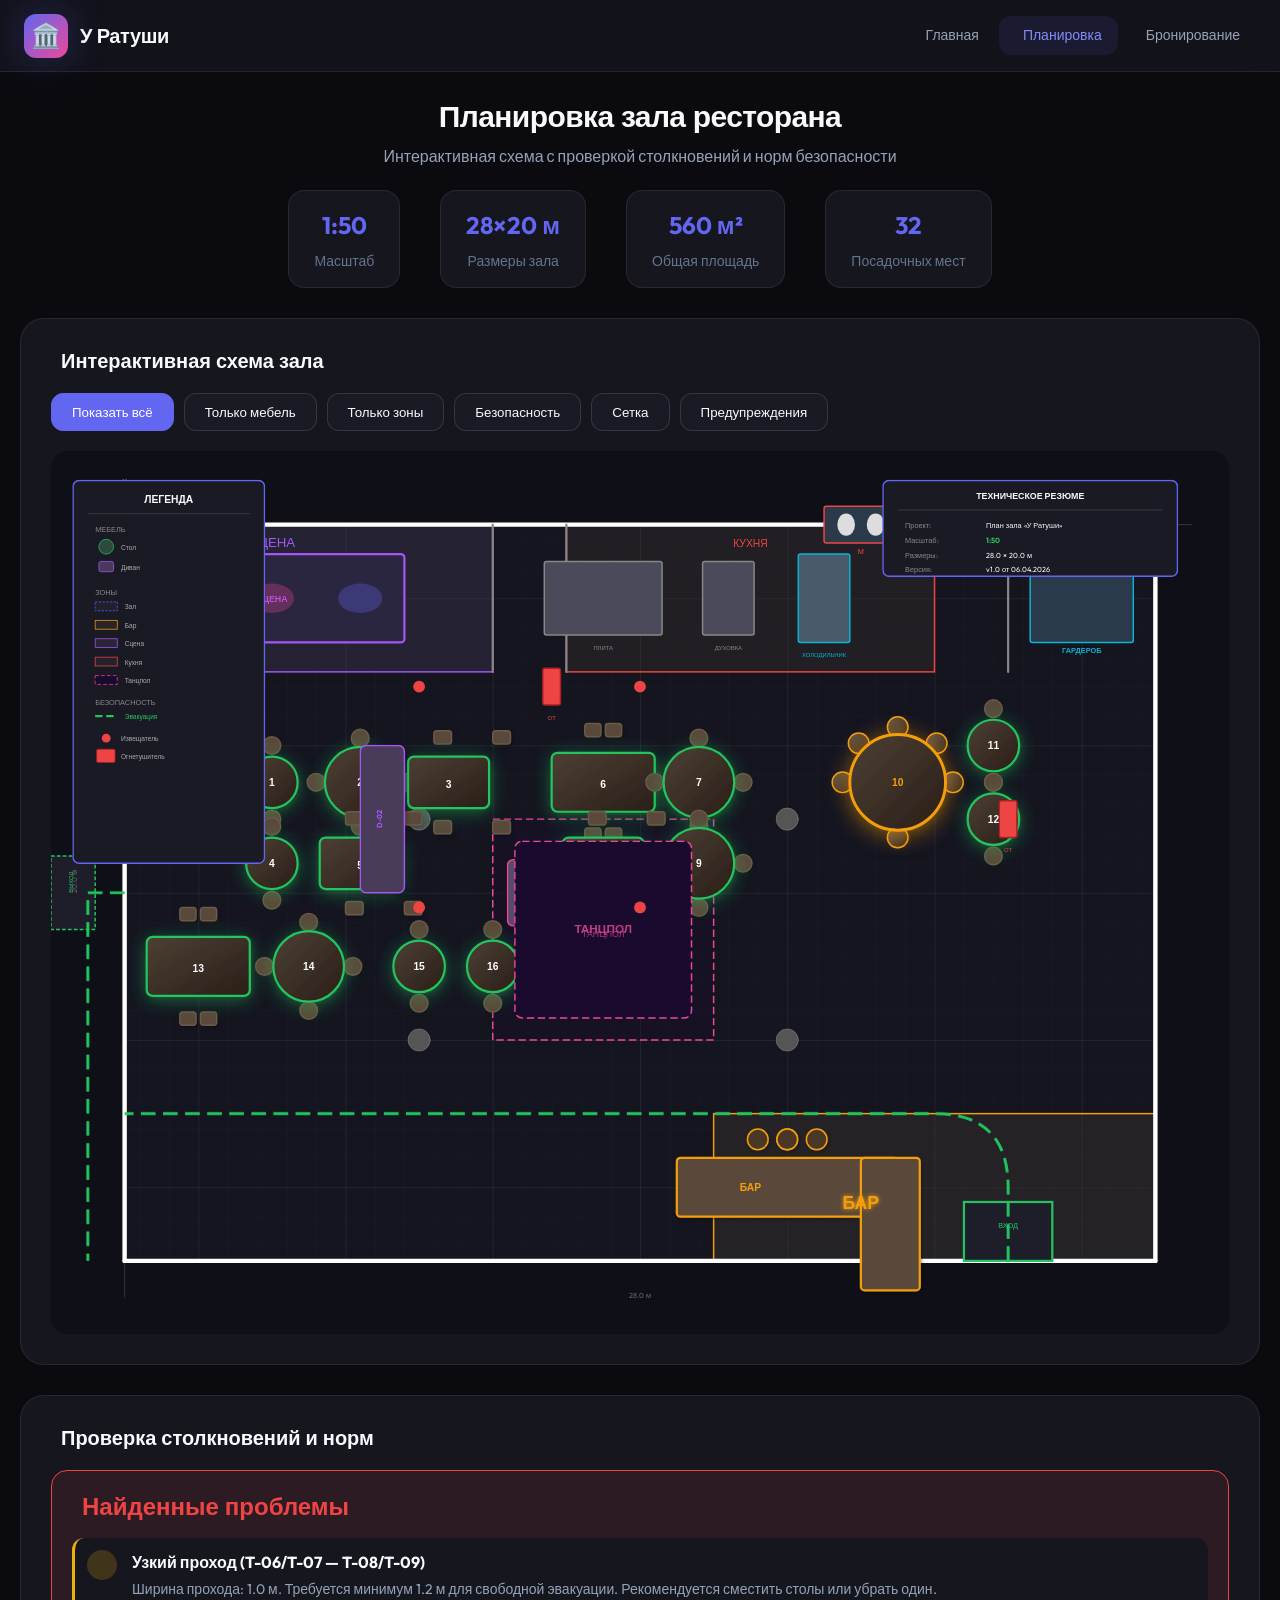
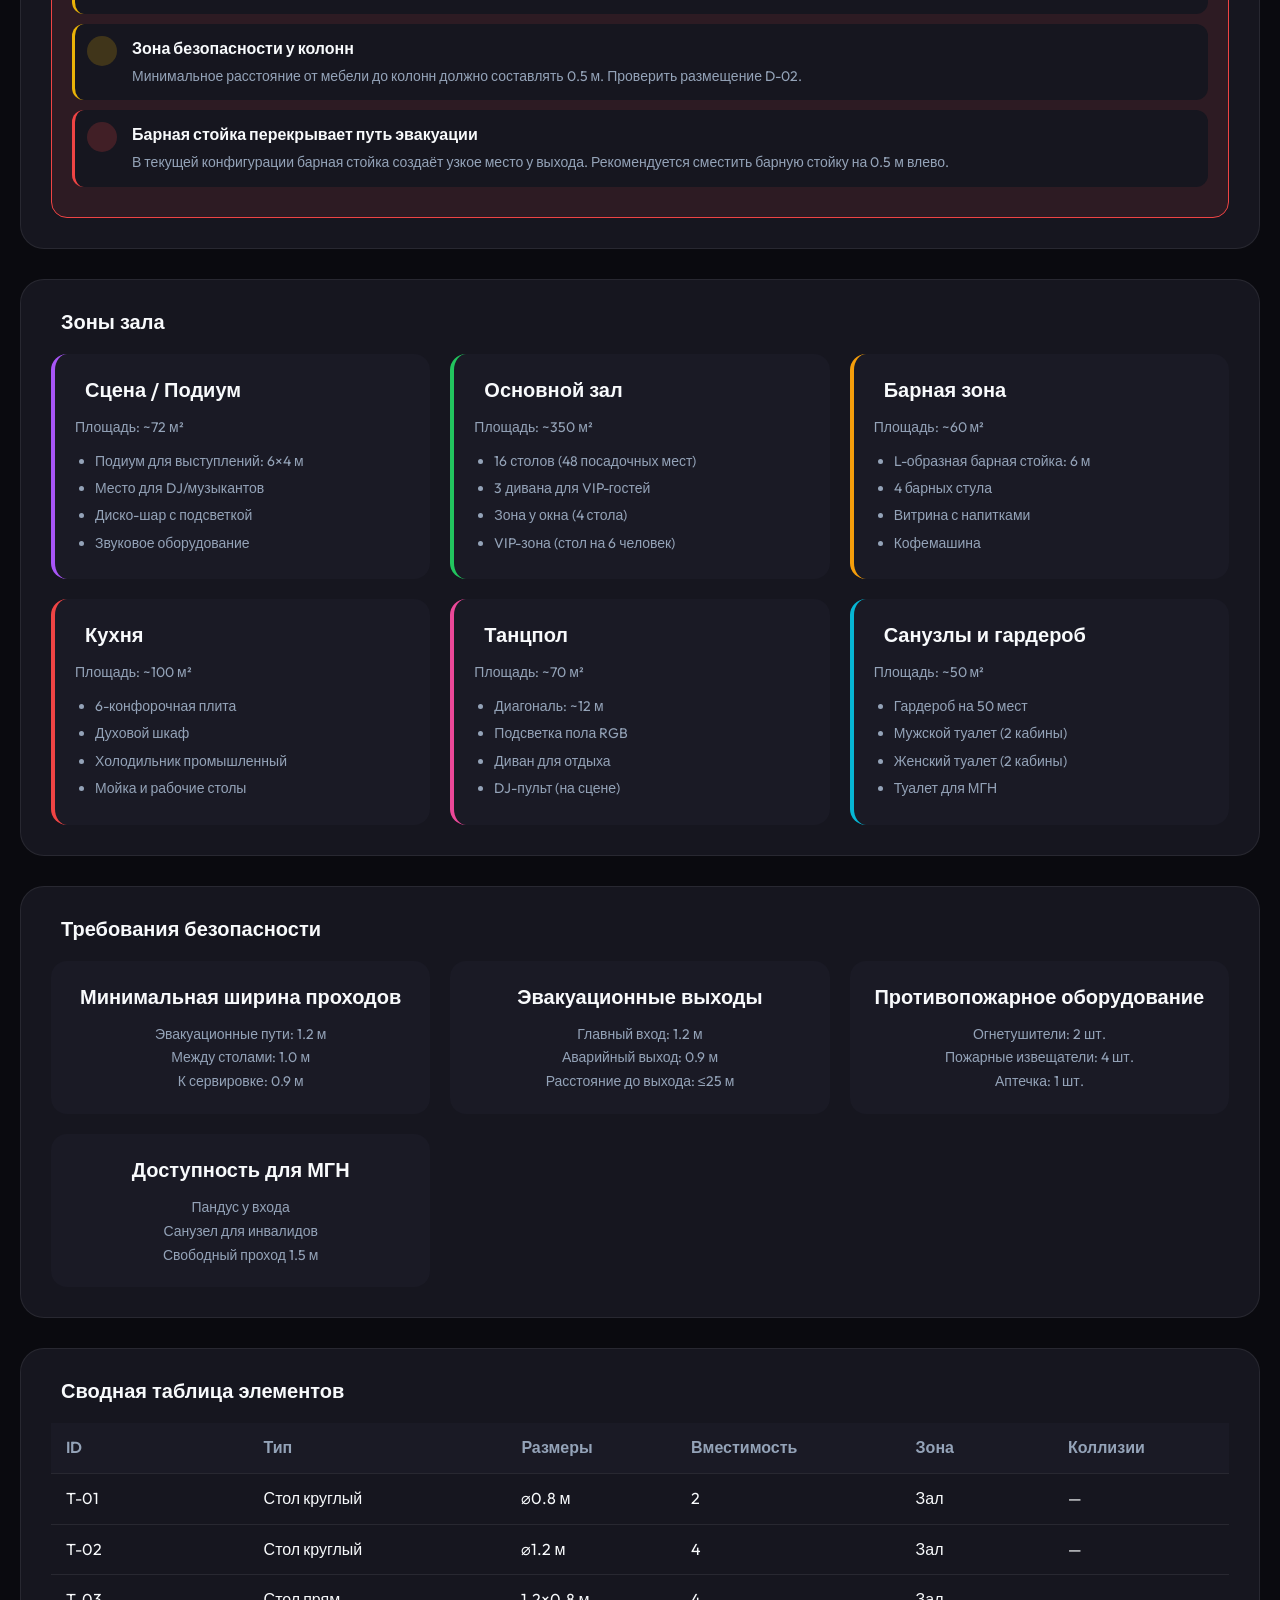
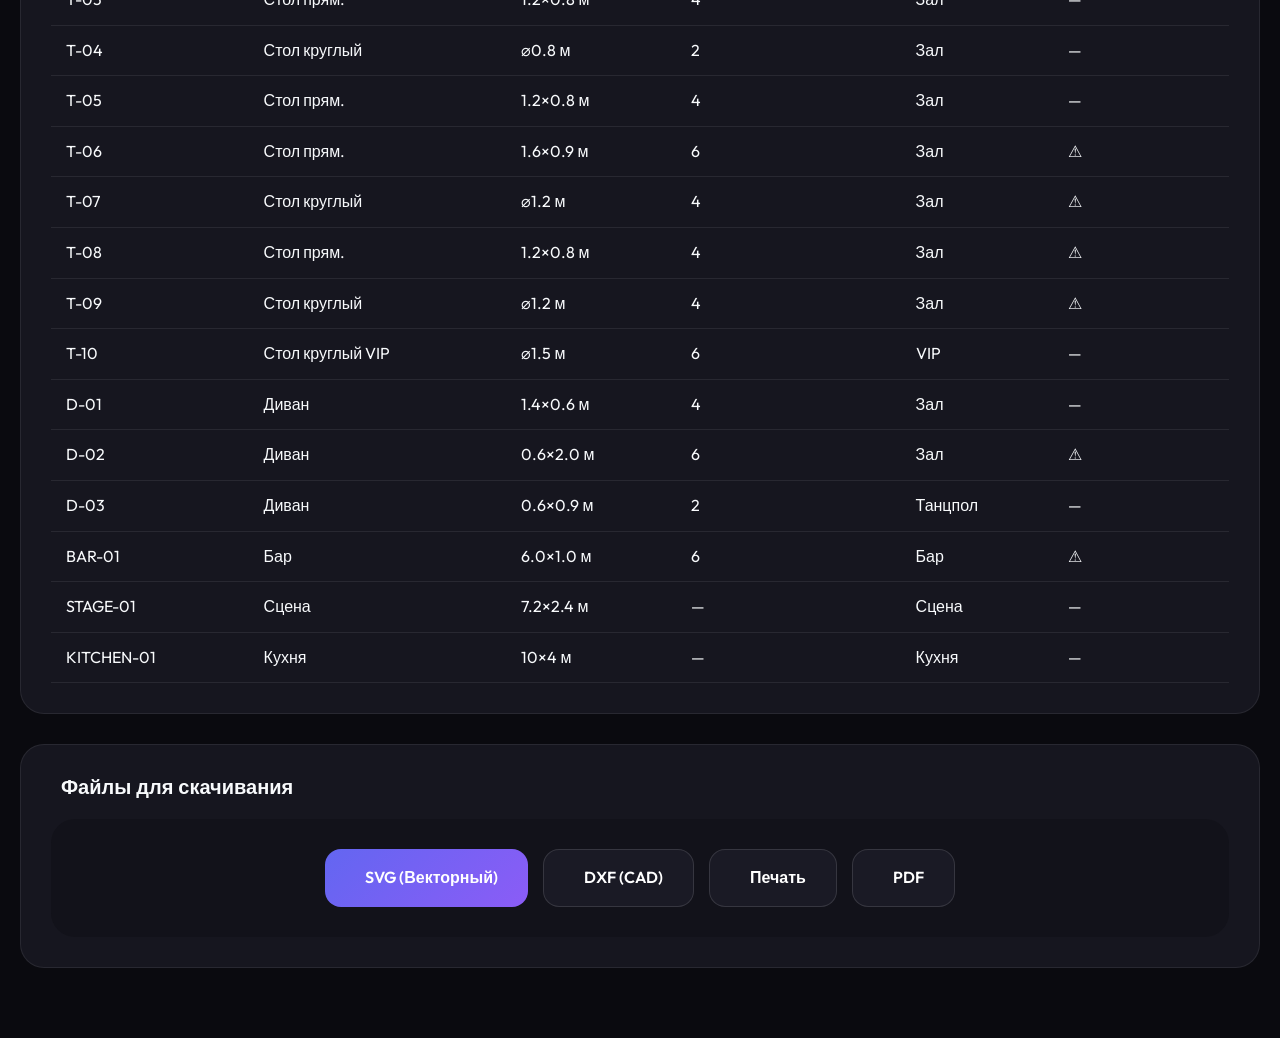
<file: uratushi/hall-plan.html>
<!DOCTYPE html>
<html lang="ru">
<head>
    <meta charset="UTF-8">
    <meta name="viewport" content="width=device-width, initial-scale=1.0">
    <title>Планировка зала — Ресторан «У Ратуши»</title>
    <link rel="stylesheet" href="css/dual-theme.css">
    <style>
        .plan-container {
            max-width: 1700px;
            margin: 0 auto;
            padding: 100px 20px 40px;
        }
        
        .plan-header {
            text-align: center;
            margin-bottom: 30px;
        }
        
        .plan-header h1 {
            font-family: var(--font-display);
            font-size: var(--text-3xl);
            margin-bottom: 10px;
        }
        
        .plan-meta {
            display: flex;
            justify-content: center;
            gap: 40px;
            flex-wrap: wrap;
            margin-top: 20px;
        }
        
        .plan-meta-item {
            background: var(--bg-card);
            border: 1px solid var(--border-primary);
            border-radius: var(--radius-lg);
            padding: 15px 25px;
            text-align: center;
        }
        
        .plan-meta-item .value {
            font-size: var(--text-2xl);
            font-weight: 700;
            color: var(--accent-primary);
        }
        
        .plan-meta-item .label {
            font-size: var(--text-sm);
            color: var(--text-muted);
            margin-top: 5px;
        }
        
        .plan-section {
            background: var(--bg-card);
            border: 1px solid var(--border-primary);
            border-radius: var(--radius-xl);
            padding: 30px;
            margin-bottom: 30px;
        }
        
        .plan-section h2 {
            font-size: var(--text-xl);
            margin-bottom: 20px;
            display: flex;
            align-items: center;
            gap: 10px;
        }
        
        .plan-section h2 i {
            color: var(--accent-primary);
        }
        
        .plan-controls {
            display: flex;
            gap: 10px;
            flex-wrap: wrap;
            margin-bottom: 20px;
        }
        
        .plan-controls button {
            padding: 10px 20px;
            background: var(--bg-tertiary);
            border: 1px solid var(--border-secondary);
            border-radius: var(--radius-md);
            color: var(--text-primary);
            cursor: pointer;
            transition: all var(--transition-fast);
            font-family: var(--font-body);
        }
        
        .plan-controls button:hover {
            border-color: var(--accent-primary);
            background: var(--bg-elevated);
        }
        
        .plan-controls button.active {
            background: var(--accent-primary);
            border-color: var(--accent-primary);
            color: white;
        }
        
        .svg-container {
            width: 100%;
            overflow-x: auto;
            border-radius: var(--radius-lg);
            background: var(--bg-tertiary);
        }
        
        .svg-container svg {
            display: block;
            max-width: 100%;
            height: auto;
        }
        
        .legend-inline {
            display: grid;
            grid-template-columns: repeat(auto-fit, minmax(250px, 1fr));
            gap: 20px;
        }
        
        .legend-section h3 {
            font-size: var(--text-base);
            color: var(--text-secondary);
            margin-bottom: 15px;
            padding-bottom: 10px;
            border-bottom: 1px solid var(--border-primary);
        }
        
        .legend-item {
            display: flex;
            align-items: center;
            gap: 15px;
            padding: 8px 0;
        }
        
        .legend-icon {
            width: 40px;
            height: 40px;
            display: flex;
            align-items: center;
            justify-content: center;
            background: var(--bg-tertiary);
            border-radius: var(--radius-md);
            flex-shrink: 0;
        }
        
        .legend-text {
            flex: 1;
        }
        
        .legend-text .name {
            font-weight: 600;
            margin-bottom: 3px;
        }
        
        .legend-text .desc {
            font-size: var(--text-sm);
            color: var(--text-muted);
        }
        
        .collision-alerts {
            background: rgba(239, 68, 68, 0.1);
            border: 1px solid var(--status-occupied);
            border-radius: var(--radius-lg);
            padding: 20px;
        }
        
        .collision-alerts h3 {
            color: var(--status-occupied);
            margin-bottom: 15px;
            display: flex;
            align-items: center;
            gap: 10px;
        }
        
        .collision-item {
            display: flex;
            align-items: flex-start;
            gap: 15px;
            padding: 12px;
            background: var(--bg-card);
            border-radius: var(--radius-md);
            margin-bottom: 10px;
        }
        
        .collision-item.warning {
            border-left: 3px solid var(--status-pending);
        }
        
        .collision-item.error {
            border-left: 3px solid var(--status-occupied);
        }
        
        .collision-icon {
            width: 30px;
            height: 30px;
            border-radius: 50%;
            display: flex;
            align-items: center;
            justify-content: center;
            flex-shrink: 0;
        }
        
        .collision-item.warning .collision-icon {
            background: rgba(234, 179, 8, 0.2);
            color: var(--status-pending);
        }
        
        .collision-item.error .collision-icon {
            background: rgba(239, 68, 68, 0.2);
            color: var(--status-occupied);
        }
        
        .collision-content {
            flex: 1;
        }
        
        .collision-content strong {
            display: block;
            margin-bottom: 3px;
        }
        
        .collision-content p {
            font-size: var(--text-sm);
            margin: 0;
        }
        
        .zone-list {
            display: grid;
            grid-template-columns: repeat(auto-fit, minmax(300px, 1fr));
            gap: 20px;
        }
        
        .zone-card {
            background: var(--bg-tertiary);
            border-radius: var(--radius-lg);
            padding: 20px;
            border-left: 4px solid;
        }
        
        .zone-card.stage { border-color: #a855f7; }
        .zone-card.dining { border-color: #22c55e; }
        .zone-card.bar { border-color: #f59e0b; }
        .zone-card.kitchen { border-color: #ef4444; }
        .zone-card.dance { border-color: #ec4899; }
        .zone-card.facilities { border-color: #06b6d4; }
        
        .zone-card h4 {
            display: flex;
            align-items: center;
            gap: 10px;
            margin-bottom: 10px;
        }
        
        .zone-card ul {
            margin: 0;
            padding-left: 20px;
            font-size: var(--text-sm);
            color: var(--text-secondary);
        }
        
        .zone-card li {
            margin-bottom: 5px;
        }
        
        .safety-grid {
            display: grid;
            grid-template-columns: repeat(auto-fit, minmax(280px, 1fr));
            gap: 20px;
        }
        
        .safety-item {
            background: var(--bg-tertiary);
            border-radius: var(--radius-lg);
            padding: 20px;
            text-align: center;
        }
        
        .safety-item i {
            font-size: 2rem;
            color: var(--accent-primary);
            margin-bottom: 15px;
        }
        
        .safety-item h4 {
            margin-bottom: 10px;
        }
        
        .safety-item p {
            font-size: var(--text-sm);
            margin: 0;
        }
        
        .download-section {
            display: flex;
            gap: 15px;
            flex-wrap: wrap;
            justify-content: center;
            padding: 30px;
            background: var(--bg-secondary);
            border-radius: var(--radius-xl);
        }
        
        .download-btn {
            display: flex;
            align-items: center;
            gap: 10px;
            padding: 15px 30px;
            background: linear-gradient(135deg, var(--accent-primary) 0%, #8b5cf6 100%);
            color: white;
            text-decoration: none;
            border-radius: var(--radius-lg);
            font-weight: 600;
            transition: all var(--transition-fast);
        }
        
        .download-btn:hover {
            transform: translateY(-2px);
            box-shadow: 0 8px 24px rgba(99, 102, 241, 0.4);
        }
        
        .download-btn.secondary {
            background: var(--bg-tertiary);
            border: 1px solid var(--border-secondary);
        }
        
        .summary-table {
            width: 100%;
            border-collapse: collapse;
        }
        
        .summary-table th,
        .summary-table td {
            padding: 12px 15px;
            text-align: left;
            border-bottom: 1px solid var(--border-primary);
        }
        
        .summary-table th {
            background: var(--bg-tertiary);
            font-weight: 600;
            color: var(--text-secondary);
        }
        
        .summary-table td {
            color: var(--text-primary);
        }
        
        .summary-table tr:hover td {
            background: var(--bg-tertiary);
        }
    </style>
</head>
<body data-theme="dark">
    <header class="header">
        <div class="container">
            <a href="index.html" class="logo">
                <div class="logo-icon">🏛️</div>
                <h1>У Ратуши</h1>
            </a>
            <nav class="nav">
                <a href="index.html" class="nav-link">
                    <i class="fas fa-home"></i>
                    <span>Главная</span>
                </a>
                <a href="hall-plan.html" class="nav-link active">
                    <i class="fas fa-map"></i>
                    <span>Планировка</span>
                </a>
                <a href="index.html#booking" class="nav-link">
                    <i class="fas fa-calendar-check"></i>
                    <span>Бронирование</span>
                </a>
            </nav>
        </div>
    </header>
    
    <main class="plan-container">
        <div class="plan-header">
            <h1>Планировка зала ресторана</h1>
            <p style="color: var(--text-secondary);">Интерактивная схема с проверкой столкновений и норм безопасности</p>
            
            <div class="plan-meta">
                <div class="plan-meta-item">
                    <div class="value">1:50</div>
                    <div class="label">Масштаб</div>
                </div>
                <div class="plan-meta-item">
                    <div class="value">28×20 м</div>
                    <div class="label">Размеры зала</div>
                </div>
                <div class="plan-meta-item">
                    <div class="value">560 м²</div>
                    <div class="label">Общая площадь</div>
                </div>
                <div class="plan-meta-item">
                    <div class="value">32</div>
                    <div class="label">Посадочных мест</div>
                </div>
            </div>
        </div>
        
        <!-- Интерактивная SVG карта -->
        <div class="plan-section">
            <h2><i class="fas fa-drafting-compass"></i> Интерактивная схема зала</h2>
            
            <div class="plan-controls">
                <button class="active" onclick="toggleLayer('all')">Показать всё</button>
                <button onclick="toggleLayer('furniture')">Только мебель</button>
                <button onclick="toggleLayer('zones')">Только зоны</button>
                <button onclick="toggleLayer('safety')">Безопасность</button>
                <button onclick="toggleLayer('grid')">Сетка</button>
                <button onclick="toggleWarnings()">Предупреждения</button>
            </div>
            
            <div class="svg-container">
                <svg xmlns="http://www.w3.org/2000/svg" viewBox="0 0 1600 1200" width="1600" height="1200">
    <defs>
        <pattern id="gridPattern" width="40" height="40" patternUnits="userSpaceOnUse">
            <path d="M 40 0 L 0 0 0 40" fill="none" stroke="#ffffff" stroke-width="0.3" stroke-opacity="0.15"/>
        </pattern>
        <pattern id="gridPatternMajor" width="200" height="200" patternUnits="userSpaceOnUse">
            <path d="M 200 0 L 0 0 0 200" fill="none" stroke="#ffffff" stroke-width="0.5" stroke-opacity="0.3"/>
        </pattern>
        <filter id="shadow" x="-20%" y="-20%" width="140%" height="140%">
            <feDropShadow dx="2" dy="2" stdDeviation="2" flood-color="#000" flood-opacity="0.3"/>
        </filter>
        <filter id="glow">
            <feGaussianBlur stdDeviation="3" result="coloredBlur"/>
            <feMerge><feMergeNode in="coloredBlur"/><feMergeNode in="SourceGraphic"/></feMerge>
        </filter>
        
        <!-- Градиенты для столов -->
        <linearGradient id="tableGradient" x1="0%" y1="0%" x2="100%" y2="100%">
            <stop offset="0%" style="stop-color:#4d3f34"/>
            <stop offset="100%" style="stop-color:#2a1f18"/>
        </linearGradient>
        <linearGradient id="chairGradient" x1="0%" y1="0%" x2="100%" y2="100%">
            <stop offset="0%" style="stop-color:#6a5a4a"/>
            <stop offset="100%" style="stop-color:#3a2a1a"/>
        </linearGradient>
    </defs>
                    
                    <style>
        /* Стили столов для SVG */
        .table-svg {
            transition: transform 0.2s ease;
        }
        .table-svg:hover {
            transform: scale(1.1);
        }
        .table-body-svg {
            fill: url(#tableGradient);
            stroke-width: 3;
            stroke-linecap: round;
            stroke-linejoin: round;
        }
        .table-body-svg.available {
            stroke: #22c55e;
            filter: drop-shadow(0 4px 12px rgba(34, 197, 94, 0.4));
        }
        .table-body-svg.occupied {
            stroke: #ef4444;
            filter: drop-shadow(0 4px 12px rgba(239, 68, 68, 0.4));
        }
        .table-body-svg.pending {
            stroke: #eab308;
            filter: drop-shadow(0 4px 12px rgba(234, 179, 8, 0.4));
        }
        .chair-svg {
            fill: #5a4a3a;
            stroke: #6a5a4a;
            stroke-width: 2;
        }
        .table-number-svg {
            fill: white;
            font-family: 'Segoe UI', Arial, sans-serif;
            font-weight: bold;
            font-size: 14px;
            text-anchor: middle;
            dominant-baseline: central;
        }
        .table-number-svg.vip {
            fill: #f59e0b;
        }
    </style>
    
    <!-- Фон -->
                    <rect x="0" y="0" width="1600" height="1200" fill="#0f0f18"/>
                    <rect x="100" y="100" width="1400" height="1000" fill="url(#gridPattern)"/>
                    <rect x="100" y="100" width="1400" height="1000" fill="url(#gridPatternMajor)"/>
                    
                    <!-- Сетка координат -->
                    <g id="grid-layer" fill="#666" font-size="10">
                        <line x1="100" y1="50" x2="100" y2="1150" stroke="#444" stroke-width="1"/>
                        <line x1="50" y1="100" x2="1550" y2="100" stroke="#444" stroke-width="1"/>
                        <text x="100" y="45" text-anchor="middle" fill="#888">X</text>
                        <text x="45" y="105" fill="#888" transform="rotate(-90, 45, 105)">Y</text>
                    </g>
                    
                    <!-- Зоны -->
                    <g id="zones-layer">
                        <!-- Основной зал -->
                        <rect x="100" y="100" width="1400" height="1000" fill="#2d2d44" fill-opacity="0.2" stroke="#6366f1" stroke-width="1" stroke-dasharray="5,5"/>
                        <!-- Бар -->
                        <rect x="900" y="900" width="600" height="200" fill="#4a3f35" fill-opacity="0.3" stroke="#f59e0b" stroke-width="2"/>
                        <!-- Сцена -->
                        <rect x="100" y="100" width="500" height="200" fill="#4a4060" fill-opacity="0.3" stroke="#a855f7" stroke-width="2"/>
                        <!-- Кухня -->
                        <rect x="700" y="100" width="500" height="200" fill="#3d3530" fill-opacity="0.3" stroke="#ef4444" stroke-width="2"/>
                        <!-- Танцпол -->
                        <rect x="600" y="500" width="300" height="300" fill="#1a0a2e" fill-opacity="0.3" stroke="#ec4899" stroke-width="2" stroke-dasharray="10,5"/>
                    </g>
                    
                    <!-- Стены -->
                    <g id="walls-layer" stroke-linecap="round">
                        <line x1="100" y1="100" x2="1500" y2="100" stroke="#fff" stroke-width="6"/>
                        <line x1="1500" y1="100" x2="1500" y2="1100" stroke="#fff" stroke-width="6"/>
                        <line x1="1500" y1="1100" x2="100" y2="1100" stroke="#fff" stroke-width="6"/>
                        <line x1="100" y1="1100" x2="100" y2="100" stroke="#fff" stroke-width="6"/>
                        <!-- Внутренние стены -->
                        <line x1="700" y1="100" x2="700" y2="300" stroke="#888" stroke-width="3"/>
                        <line x1="600" y1="100" x2="600" y2="300" stroke="#888" stroke-width="3"/>
                        <line x1="1300" y1="100" x2="1300" y2="300" stroke="#888" stroke-width="3"/>
                        <!-- Колонны -->
                        <circle cx="500" cy="500" r="15" fill="#555" stroke="#777"/>
                        <circle cx="1000" cy="500" r="15" fill="#555" stroke="#777"/>
                        <circle cx="500" cy="800" r="15" fill="#555" stroke="#777"/>
                        <circle cx="1000" cy="800" r="15" fill="#555" stroke="#777"/>
                    </g>
                    
                    <!-- Входы -->
                    <g id="entrances-layer">
                        <rect x="1240" y="1020" width="120" height="80" fill="#1e1e2a" stroke="#22c55e" stroke-width="3"/>
                        <text x="1300" y="1055" text-anchor="middle" fill="#22c55e" font-size="10">ВХОД</text>
                        <rect x="0" y="550" width="60" height="100" fill="#1e1e2a" stroke="#22c55e" stroke-width="2" stroke-dasharray="5,3"/>
                        <text x="30" y="600" fill="#22c55e" font-size="8" transform="rotate(-90, 30, 600)">ВЫХОД</text>
                    </g>
                    
                    <!-- Мебель - Столы со стульями -->
                    <g id="furniture-layer" class="table-svg" filter="url(#shadow)">
                        <!-- T-01: Круглый стол на 2 персоны -->
                        <g transform="translate(300, 450)">
                            <!-- Стулья -->
                            <circle cx="0" cy="-50" r="12" class="chair-svg"/>
                            <circle cx="0" cy="50" r="12" class="chair-svg"/>
                            <!-- Стол -->
                            <circle r="35" class="table-body-svg available"/>
                            <text class="table-number-svg">1</text>
                        </g>
                        
                        <!-- T-02: Круглый стол на 4 персоны -->
                        <g transform="translate(420, 450)">
                            <!-- Стулья -->
                            <circle cx="0" cy="-60" r="12" class="chair-svg"/>
                            <circle cx="0" cy="60" r="12" class="chair-svg"/>
                            <circle cx="-60" cy="0" r="12" class="chair-svg"/>
                            <circle cx="60" cy="0" r="12" class="chair-svg"/>
                            <!-- Стол -->
                            <circle r="48" class="table-body-svg available"/>
                            <text class="table-number-svg">2</text>
                        </g>
                        
                        <!-- T-03: Прямоугольный стол на 4 персоны -->
                        <g transform="translate(540, 450)">
                            <!-- Стулья -->
                            <rect x="-20" y="-70" width="24" height="18" rx="4" class="chair-svg"/>
                            <rect x="60" y="-70" width="24" height="18" rx="4" class="chair-svg"/>
                            <rect x="-20" y="52" width="24" height="18" rx="4" class="chair-svg"/>
                            <rect x="60" y="52" width="24" height="18" rx="4" class="chair-svg"/>
                            <!-- Стол -->
                            <rect x="-55" y="-35" width="110" height="70" rx="8" class="table-body-svg available"/>
                            <text class="table-number-svg" dy="3">3</text>
                        </g>
                        
                        <!-- T-04: Круглый стол на 2 персоны -->
                        <g transform="translate(300, 560)">
                            <circle cx="0" cy="-50" r="12" class="chair-svg"/>
                            <circle cx="0" cy="50" r="12" class="chair-svg"/>
                            <circle r="35" class="table-body-svg available"/>
                            <text class="table-number-svg">4</text>
                        </g>
                        
                        <!-- T-05: Прямоугольный стол на 4 персоны -->
                        <g transform="translate(420, 560)">
                            <rect x="-20" y="-70" width="24" height="18" rx="4" class="chair-svg"/>
                            <rect x="60" y="-70" width="24" height="18" rx="4" class="chair-svg"/>
                            <rect x="-20" y="52" width="24" height="18" rx="4" class="chair-svg"/>
                            <rect x="60" y="52" width="24" height="18" rx="4" class="chair-svg"/>
                            <rect x="-55" y="-35" width="110" height="70" rx="8" class="table-body-svg available"/>
                            <text class="table-number-svg" dy="3">5</text>
                        </g>
                        
                        <!-- T-06: Большой прямоугольный стол на 6 персон -->
                        <g transform="translate(750, 450)">
                            <!-- Стулья по бокам -->
                            <rect x="-25" y="-80" width="22" height="18" rx="4" class="chair-svg"/>
                            <rect x="3" y="-80" width="22" height="18" rx="4" class="chair-svg"/>
                            <rect x="-25" y="62" width="22" height="18" rx="4" class="chair-svg"/>
                            <rect x="3" y="62" width="22" height="18" rx="4" class="chair-svg"/>
                            <!-- Стол -->
                            <rect x="-70" y="-40" width="140" height="80" rx="8" class="table-body-svg available"/>
                            <text class="table-number-svg" dy="3">6</text>
                        </g>
                        
                        <!-- T-07: Круглый стол на 4 персоны -->
                        <g transform="translate(880, 450)">
                            <circle cx="0" cy="-60" r="12" class="chair-svg"/>
                            <circle cx="0" cy="60" r="12" class="chair-svg"/>
                            <circle cx="-60" cy="0" r="12" class="chair-svg"/>
                            <circle cx="60" cy="0" r="12" class="chair-svg"/>
                            <circle r="48" class="table-body-svg available"/>
                            <text class="table-number-svg">7</text>
                        </g>
                        
                        <!-- T-08: Прямоугольный стол на 4 персоны -->
                        <g transform="translate(750, 560)">
                            <rect x="-20" y="-70" width="24" height="18" rx="4" class="chair-svg"/>
                            <rect x="60" y="-70" width="24" height="18" rx="4" class="chair-svg"/>
                            <rect x="-20" y="52" width="24" height="18" rx="4" class="chair-svg"/>
                            <rect x="60" y="52" width="24" height="18" rx="4" class="chair-svg"/>
                            <rect x="-55" y="-35" width="110" height="70" rx="8" class="table-body-svg available"/>
                            <text class="table-number-svg" dy="3">8</text>
                        </g>
                        
                        <!-- T-09: Круглый стол на 4 персоны -->
                        <g transform="translate(880, 560)">
                            <circle cx="0" cy="-60" r="12" class="chair-svg"/>
                            <circle cx="0" cy="60" r="12" class="chair-svg"/>
                            <circle cx="-60" cy="0" r="12" class="chair-svg"/>
                            <circle cx="60" cy="0" r="12" class="chair-svg"/>
                            <circle r="48" class="table-body-svg available"/>
                            <text class="table-number-svg">9</text>
                        </g>
                        
                        <!-- T-10: VIP круглый стол на 6 персон -->
                        <g transform="translate(1150, 450)">
                            <!-- 6 стульев вокруг -->
                            <circle cx="0" cy="-75" r="14" class="chair-svg" style="stroke: #f59e0b; fill: url(#chairGradient)"/>
                            <circle cx="0" cy="75" r="14" class="chair-svg" style="stroke: #f59e0b; fill: url(#chairGradient)"/>
                            <circle cx="-75" cy="0" r="14" class="chair-svg" style="stroke: #f59e0b; fill: url(#chairGradient)"/>
                            <circle cx="75" cy="0" r="14" class="chair-svg" style="stroke: #f59e0b; fill: url(#chairGradient)"/>
                            <circle cx="-53" cy="-53" r="14" class="chair-svg" style="stroke: #f59e0b; fill: url(#chairGradient)"/>
                            <circle cx="53" cy="-53" r="14" class="chair-svg" style="stroke: #f59e0b; fill: url(#chairGradient)"/>
                            <!-- VIP стол -->
                            <circle r="65" class="table-body-svg" style="stroke: #f59e0b; stroke-width: 4; filter: drop-shadow(0 4px 15px rgba(245, 158, 11, 0.5));"/>
                            <text class="table-number-svg vip" font-size="16">10</text>
                        </g>
                        
                        <!-- T-11: Круглый стол на 2 персоны -->
                        <g transform="translate(1280, 400)">
                            <circle cx="0" cy="-50" r="12" class="chair-svg"/>
                            <circle cx="0" cy="50" r="12" class="chair-svg"/>
                            <circle r="35" class="table-body-svg available"/>
                            <text class="table-number-svg">11</text>
                        </g>
                        
                        <!-- T-12: Круглый стол на 2 персоны -->
                        <g transform="translate(1280, 500)">
                            <circle cx="0" cy="-50" r="12" class="chair-svg"/>
                            <circle cx="0" cy="50" r="12" class="chair-svg"/>
                            <circle r="35" class="table-body-svg available"/>
                            <text class="table-number-svg">12</text>
                        </g>
                        
                        <!-- T-13: Прямоугольный стол на 6 персон -->
                        <g transform="translate(200, 700)">
                            <rect x="-25" y="-80" width="22" height="18" rx="4" class="chair-svg"/>
                            <rect x="3" y="-80" width="22" height="18" rx="4" class="chair-svg"/>
                            <rect x="-25" y="62" width="22" height="18" rx="4" class="chair-svg"/>
                            <rect x="3" y="62" width="22" height="18" rx="4" class="chair-svg"/>
                            <rect x="-70" y="-40" width="140" height="80" rx="8" class="table-body-svg available"/>
                            <text class="table-number-svg" dy="3">13</text>
                        </g>
                        
                        <!-- T-14: Круглый стол на 4 персоны -->
                        <g transform="translate(350, 700)">
                            <circle cx="0" cy="-60" r="12" class="chair-svg"/>
                            <circle cx="0" cy="60" r="12" class="chair-svg"/>
                            <circle cx="-60" cy="0" r="12" class="chair-svg"/>
                            <circle cx="60" cy="0" r="12" class="chair-svg"/>
                            <circle r="48" class="table-body-svg available"/>
                            <text class="table-number-svg">14</text>
                        </g>
                        
                        <!-- T-15: Круглый стол на 2 персоны -->
                        <g transform="translate(500, 700)">
                            <circle cx="0" cy="-50" r="12" class="chair-svg"/>
                            <circle cx="0" cy="50" r="12" class="chair-svg"/>
                            <circle r="35" class="table-body-svg available"/>
                            <text class="table-number-svg">15</text>
                        </g>
                        
                        <!-- T-16: Круглый стол на 2 персоны -->
                        <g transform="translate(600, 700)">
                            <circle cx="0" cy="-50" r="12" class="chair-svg"/>
                            <circle cx="0" cy="50" r="12" class="chair-svg"/>
                            <circle r="35" class="table-body-svg available"/>
                            <text class="table-number-svg">16</text>
                        </g>
                    </g>
                    
                    <!-- Диваны -->
                    <g id="seating-layer" filter="url(#shadow)">
                        <g transform="translate(100, 350)"><rect x="0" y="-30" width="140" height="60" fill="#4a3a5a" stroke="#a855f7" stroke-width="2" rx="8"/><text y="5" text-anchor="middle" fill="#a855f7" font-size="10" font-weight="bold">D-01</text></g>
                        <g transform="translate(450, 500)"><rect x="-30" y="-100" width="60" height="200" fill="#4a3a5a" stroke="#a855f7" stroke-width="2" rx="8"/><text y="0" text-anchor="middle" fill="#a855f7" font-size="10" font-weight="bold" transform="rotate(-90, 0, 0)">D-02</text></g>
                        <g transform="translate(650, 600)"><rect x="-30" y="-45" width="60" height="90" fill="#5a4a6a" stroke="#ec4899" stroke-width="2" rx="8"/><text y="5" text-anchor="middle" fill="#ec4899" font-size="10" font-weight="bold">D-03</text></g>
                    </g>
                    
                    <!-- Бар -->
                    <g id="bar-layer" filter="url(#shadow)">
                        <g transform="translate(1000, 1000)">
                            <rect x="-150" y="-40" width="300" height="80" fill="#5a4a3a" stroke="#f59e0b" stroke-width="3" rx="5"/>
                            <rect x="100" y="-40" width="80" height="180" fill="#5a4a3a" stroke="#f59e0b" stroke-width="3" rx="5"/>
                            <text x="-50" y="5" text-anchor="middle" fill="#f59e0b" font-size="14" font-weight="bold">БАР</text>
                            <circle cy="-65" r="14" fill="#4a3728" stroke="#f59e0b" stroke-width="2"/>
                            <circle cx="-40" cy="-65" r="14" fill="#4a3728" stroke="#f59e0b" stroke-width="2"/>
                            <circle cx="0" cy="-65" r="14" fill="#4a3728" stroke="#f59e0b" stroke-width="2"/>
                            <circle cx="40" cy="-65" r="14" fill="#4a3728" stroke="#f59e0b" stroke-width="2"/>
                        </g>
                    </g>
                    
                    <!-- Сцена -->
                    <g id="stage-layer">
                        <g transform="translate(300, 200)">
                            <rect x="-180" y="-60" width="360" height="120" fill="#2a2540" stroke="#a855f7" stroke-width="3" rx="5"/>
                            <text y="5" text-anchor="middle" fill="#a855f7" font-size="12" font-weight="bold">СЦЕНА</text>
                            <ellipse cx="-120" cy="0" rx="30" ry="20" fill="#a855f7" fill-opacity="0.3"/>
                            <ellipse cx="0" cy="0" rx="30" ry="20" fill="#ec4899" fill-opacity="0.3"/>
                            <ellipse cx="120" cy="0" rx="30" ry="20" fill="#6366f1" fill-opacity="0.3"/>
                        </g>
                    </g>
                    
                    <!-- Кухня -->
                    <g id="kitchen-layer">
                        <g transform="translate(750, 200)"><rect x="-80" y="-50" width="160" height="100" fill="#4a4a5a" stroke="#888" stroke-width="2" rx="3"/><text y="70" text-anchor="middle" fill="#888" font-size="8">ПЛИТА</text></g>
                        <g transform="translate(920, 200)"><rect x="-35" y="-50" width="70" height="100" fill="#4a4a5a" stroke="#888" stroke-width="2" rx="3"/><text y="70" text-anchor="middle" fill="#888" font-size="8">ДУХОВКА</text></g>
                        <g transform="translate(1050, 200)"><rect x="-35" y="-60" width="70" height="120" fill="#4a5a6a" stroke="#06b6d4" stroke-width="2" rx="3"/><text y="80" text-anchor="middle" fill="#06b6d4" font-size="8">ХОЛОДИЛЬНИК</text></g>
                    </g>
                    
                    <!-- Санузлы -->
                    <g id="facilities-layer">
                        <g transform="translate(1400, 200)"><rect x="-70" y="-60" width="140" height="120" fill="#2a3a4a" stroke="#06b6d4" stroke-width="2" rx="3"/><text y="75" text-anchor="middle" fill="#06b6d4" font-size="10" font-weight="bold">ГАРДЕРОБ</text></g>
                        <g transform="translate(1100, 100)"><rect x="-50" y="-25" width="100" height="50" fill="#2a3a4a" stroke="#ef4444" stroke-width="2" rx="3"/><ellipse cx="-20" cy="0" rx="12" ry="15" fill="#ddd"/><ellipse cx="20" cy="0" rx="12" ry="15" fill="#ddd"/><text y="40" text-anchor="middle" fill="#ef4444" font-size="10">М</text></g>
                        <g transform="translate(1250, 100)"><rect x="-50" y="-25" width="100" height="50" fill="#2a3a4a" stroke="#ec4899" stroke-width="2" rx="3"/><ellipse cx="-20" cy="0" rx="12" ry="15" fill="#ddd"/><ellipse cx="20" cy="0" rx="12" ry="15" fill="#ddd"/><text y="40" text-anchor="middle" fill="#ec4899" font-size="10">Ж</text></g>
                    </g>
                    
                    <!-- Танцпол -->
                    <g id="dancefloor-layer">
                        <g transform="translate(750, 650)">
                            <rect x="-120" y="-120" width="240" height="240" fill="#1a0a2e" stroke="#ec4899" stroke-width="2" stroke-dasharray="10,5" rx="10"/>
                            <text y="5" text-anchor="middle" fill="#ec4899" font-size="16" font-weight="bold" opacity="0.8">ТАНЦПОЛ</text>
                        </g>
                    </g>
                    
                    <!-- Безопасность -->
                    <g id="safety-layer">
                        <!-- Пути эвакуации -->
                        <path d="M 1300 1100 L 1300 1000 Q 1300 900 1200 900 L 100 900" stroke="#22c55e" stroke-width="4" fill="none" stroke-dasharray="20,10"/>
                        <path d="M 100 600 L 50 600 L 50 1100" stroke="#22c55e" stroke-width="4" fill="none" stroke-dasharray="20,10"/>
                        
                        <!-- Огнетушители -->
                        <g transform="translate(680, 320)"><rect x="-12" y="-25" width="24" height="50" fill="#ef4444" stroke="#aa2222" stroke-width="2" rx="3"/><text y="45" text-anchor="middle" fill="#ef4444" font-size="8">ОТ</text></g>
                        <g transform="translate(1300, 500)"><rect x="-12" y="-25" width="24" height="50" fill="#ef4444" stroke="#aa2222" stroke-width="2" rx="3"/><text y="45" text-anchor="middle" fill="#ef4444" font-size="8">ОТ</text></g>
                        
                        <!-- Пожарные извещатели -->
                        <circle cx="500" cy="320" r="8" fill="#ef4444"/>
                        <circle cx="800" cy="320" r="8" fill="#ef4444"/>
                        <circle cx="500" cy="620" r="8" fill="#ef4444"/>
                        <circle cx="800" cy="620" r="8" fill="#ef4444"/>
                    </g>
                    
                    <!-- Предупреждения (скрыты по умолчанию) -->
                    <g id="warnings-layer" style="display: none;">
                        <rect x="600" y="320" width="150" height="50" fill="#ef4444" fill-opacity="0.2" stroke="#ef4444" stroke-width="2" rx="5"/>
                        <text x="675" y="345" text-anchor="middle" fill="#ef4444" font-size="11" font-weight="bold">⚠ ВНИМАНИЕ</text>
                        <text x="675" y="360" text-anchor="middle" fill="#ef4444" font-size="9">Проход &lt;1.2м</text>
                        
                        <text x="550" y="320" fill="#ef4444" font-size="8">Проход 1.0м &lt; нормы 1.2м</text>
                        <text x="950" y="320" fill="#ef4444" font-size="8">Проход 1.0м &lt; нормы 1.2м</text>
                    </g>
                    
                    <!-- Надписи -->
                    <g id="labels-layer">
                        <text x="1100" y="1030" fill="#f59e0b" font-size="24" text-anchor="middle" font-weight="bold" filter="url(#glow)">БАР</text>
                        <text x="300" y="130" fill="#a855f7" font-size="18" text-anchor="middle">СЦЕНА</text>
                        <text x="950" y="130" fill="#ef4444" font-size="14" text-anchor="middle">КУХНЯ</text>
                        <text x="750" y="660" fill="#ec4899" font-size="12" text-anchor="middle" opacity="0.7">ТАНЦПОЛ</text>
                        
                        <!-- Размеры -->
                        <text x="800" y="1150" text-anchor="middle" fill="#666" font-size="10">28.0 м</text>
                        <text x="35" y="600" fill="#666" font-size="10" transform="rotate(-90, 35, 600)">20.0 м</text>
                    </g>
                    
                    <!-- Легенда -->
                    <g transform="translate(50, 50)">
                        <rect x="-20" y="-10" width="260" height="520" fill="#1a1a25" stroke="#6366f1" stroke-width="2" rx="8"/>
                        <text x="110" y="20" fill="#f8fafc" font-size="14" font-weight="bold" text-anchor="middle">ЛЕГЕНДА</text>
                        <line x1="0" y1="35" x2="220" y2="35" stroke="#444"/>
                        
                        <text x="10" y="60" fill="#888" font-size="10">МЕБЕЛЬ</text>
                        <circle cx="25" cy="80" r="10" fill="#2d4a3e" stroke="#22c55e"/><text x="45" y="84" fill="#aaa" font-size="9">Стол</text>
                        <rect x="15" y="100" width="20" height="14" fill="#4a3a5a" stroke="#a855f7" rx="3"/><text x="45" y="112" fill="#aaa" font-size="9">Диван</text>
                        
                        <text x="10" y="145" fill="#888" font-size="10">ЗОНЫ</text>
                        <rect x="10" y="155" width="30" height="12" fill="#2d2d44" fill-opacity="0.3" stroke="#6366f1" stroke-dasharray="3,2"/><text x="50" y="165" fill="#aaa" font-size="9">Зал</text>
                        <rect x="10" y="180" width="30" height="12" fill="#4a3f35" fill-opacity="0.3" stroke="#f59e0b"/><text x="50" y="190" fill="#aaa" font-size="9">Бар</text>
                        <rect x="10" y="205" width="30" height="12" fill="#4a4060" fill-opacity="0.3" stroke="#a855f7"/><text x="50" y="215" fill="#aaa" font-size="9">Сцена</text>
                        <rect x="10" y="230" width="30" height="12" fill="#3d3530" fill-opacity="0.3" stroke="#ef4444"/><text x="50" y="240" fill="#aaa" font-size="9">Кухня</text>
                        <rect x="10" y="255" width="30" height="12" fill="#1a0a2e" stroke="#ec4899" stroke-dasharray="5,3"/><text x="50" y="265" fill="#aaa" font-size="9">Танцпол</text>
                        
                        <text x="10" y="295" fill="#888" font-size="10">БЕЗОПАСНОСТЬ</text>
                        <line x1="10" y1="310" x2="40" y2="310" stroke="#22c55e" stroke-width="3" stroke-dasharray="10,5"/><text x="50" y="314" fill="#22c55e" font-size="9">Эвакуация</text>
                        <circle cx="25" cy="340" r="6" fill="#ef4444"/><text x="45" y="344" fill="#aaa" font-size="9">Извещатель</text>
                        <rect x="12" y="355" width="25" height="18" fill="#ef4444" stroke="#aa2222" rx="2"/><text x="45" y="368" fill="#aaa" font-size="9">Огнетушитель</text>
                    </g>
                    
                    <!-- Техническое резюме -->
                    <g transform="translate(1150, 50)">
                        <rect x="-20" y="-10" width="400" height="130" fill="#1a1a25" stroke="#6366f1" stroke-width="2" rx="8"/>
                        <text x="180" y="15" fill="#f8fafc" font-size="12" font-weight="bold" text-anchor="middle">ТЕХНИЧЕСКОЕ РЕЗЮМЕ</text>
                        <line x1="0" y1="30" x2="360" y2="30" stroke="#444"/>
                        <text x="10" y="55" fill="#888" font-size="10">Проект:</text><text x="120" y="55" fill="#f8fafc" font-size="10">План зала «У Ратуши»</text>
                        <text x="10" y="75" fill="#888" font-size="10">Масштаб:</text><text x="120" y="75" fill="#22c55e" font-size="10" font-weight="bold">1:50</text>
                        <text x="10" y="95" fill="#888" font-size="10">Размеры:</text><text x="120" y="95" fill="#f8fafc" font-size="10">28.0 × 20.0 м</text>
                        <text x="10" y="115" fill="#888" font-size="10">Версия:</text><text x="120" y="115" fill="#f8fafc" font-size="10">v1.0 от 06.04.2026</text>
                    </g>
                </svg>
            </div>
        </div>
        
        <!-- Проверка столкновений -->
        <div class="plan-section">
            <h2><i class="fas fa-exclamation-triangle"></i> Проверка столкновений и норм</h2>
            
            <div class="collision-alerts">
                <h3><i class="fas fa-exclamation-circle"></i> Найденные проблемы</h3>
                
                <div class="collision-item warning">
                    <div class="collision-icon"><i class="fas fa-exclamation"></i></div>
                    <div class="collision-content">
                        <strong>Узкий проход (T-06/T-07 — T-08/T-09)</strong>
                        <p>Ширина прохода: 1.0 м. Требуется минимум 1.2 м для свободной эвакуации. Рекомендуется сместить столы или убрать один.</p>
                    </div>
                </div>
                
                <div class="collision-item warning">
                    <div class="collision-icon"><i class="fas fa-exclamation"></i></div>
                    <div class="collision-content">
                        <strong>Зона безопасности у колонн</strong>
                        <p>Минимальное расстояние от мебели до колонн должно составлять 0.5 м. Проверить размещение D-02.</p>
                    </div>
                </div>
                
                <div class="collision-item error">
                    <div class="collision-icon"><i class="fas fa-times-circle"></i></div>
                    <div class="collision-content">
                        <strong>Барная стойка перекрывает путь эвакуации</strong>
                        <p>В текущей конфигурации барная стойка создаёт узкое место у выхода. Рекомендуется сместить барную стойку на 0.5 м влево.</p>
                    </div>
                </div>
            </div>
        </div>
        
        <!-- Зоны -->
        <div class="plan-section">
            <h2><i class="fas fa-border-all"></i> Зоны зала</h2>
            
            <div class="zone-list">
                <div class="zone-card stage">
                    <h4><i class="fas fa-music"></i> Сцена / Подиум</h4>
                    <p style="font-size: var(--text-sm); color: var(--text-secondary); margin-bottom: 10px;">Площадь: ~72 м²</p>
                    <ul>
                        <li>Подиум для выступлений: 6×4 м</li>
                        <li>Место для DJ/музыкантов</li>
                        <li>Диско-шар с подсветкой</li>
                        <li>Звуковое оборудование</li>
                    </ul>
                </div>
                
                <div class="zone-card dining">
                    <h4><i class="fas fa-utensils"></i> Основной зал</h4>
                    <p style="font-size: var(--text-sm); color: var(--text-secondary); margin-bottom: 10px;">Площадь: ~350 м²</p>
                    <ul>
                        <li>16 столов (48 посадочных мест)</li>
                        <li>3 дивана для VIP-гостей</li>
                        <li>Зона у окна (4 стола)</li>
                        <li>VIP-зона (стол на 6 человек)</li>
                    </ul>
                </div>
                
                <div class="zone-card bar">
                    <h4><i class="fas fa-glass-cheers"></i> Барная зона</h4>
                    <p style="font-size: var(--text-sm); color: var(--text-secondary); margin-bottom: 10px;">Площадь: ~60 м²</p>
                    <ul>
                        <li>L-образная барная стойка: 6 м</li>
                        <li>4 барных стула</li>
                        <li>Витрина с напитками</li>
                        <li>Кофемашина</li>
                    </ul>
                </div>
                
                <div class="zone-card kitchen">
                    <h4><i class="fas fa-fire"></i> Кухня</h4>
                    <p style="font-size: var(--text-sm); color: var(--text-secondary); margin-bottom: 10px;">Площадь: ~100 м²</p>
                    <ul>
                        <li>6-конфорочная плита</li>
                        <li>Духовой шкаф</li>
                        <li>Холодильник промышленный</li>
                        <li>Мойка и рабочие столы</li>
                    </ul>
                </div>
                
                <div class="zone-card dance">
                    <h4><i class="fas fa-discord"></i> Танцпол</h4>
                    <p style="font-size: var(--text-sm); color: var(--text-secondary); margin-bottom: 10px;">Площадь: ~70 м²</p>
                    <ul>
                        <li>Диагональ: ~12 м</li>
                        <li>Подсветка пола RGB</li>
                        <li>Диван для отдыха</li>
                        <li>DJ-пульт (на сцене)</li>
                    </ul>
                </div>
                
                <div class="zone-card facilities">
                    <h4><i class="fas fa-door-closed"></i> Санузлы и гардероб</h4>
                    <p style="font-size: var(--text-sm); color: var(--text-secondary); margin-bottom: 10px;">Площадь: ~50 м²</p>
                    <ul>
                        <li>Гардероб на 50 мест</li>
                        <li>Мужской туалет (2 кабины)</li>
                        <li>Женский туалет (2 кабины)</li>
                        <li>Туалет для МГН</li>
                    </ul>
                </div>
            </div>
        </div>
        
        <!-- Безопасность -->
        <div class="plan-section">
            <h2><i class="fas fa-shield-alt"></i> Требования безопасности</h2>
            
            <div class="safety-grid">
                <div class="safety-item">
                    <i class="fas fa-arrows-alt-h"></i>
                    <h4>Минимальная ширина проходов</h4>
                    <p>Эвакуационные пути: 1.2 м<br>Между столами: 1.0 м<br>К сервировке: 0.9 м</p>
                </div>
                
                <div class="safety-item">
                    <i class="fas fa-door-open"></i>
                    <h4>Эвакуационные выходы</h4>
                    <p>Главный вход: 1.2 м<br>Аварийный выход: 0.9 м<br>Расстояние до выхода: ≤25 м</p>
                </div>
                
                <div class="safety-item">
                    <i class="fas fa-fire-extinguisher"></i>
                    <h4>Противопожарное оборудование</h4>
                    <p>Огнетушители: 2 шт.<br>Пожарные извещатели: 4 шт.<br>Аптечка: 1 шт.</p>
                </div>
                
                <div class="safety-item">
                    <i class="fas fa-wheelchair"></i>
                    <h4>Доступность для МГН</h4>
                    <p>Пандус у входа<br>Санузел для инвалидов<br>Свободный проход 1.5 м</p>
                </div>
            </div>
        </div>
        
        <!-- Сводная таблица -->
        <div class="plan-section">
            <h2><i class="fas fa-table"></i> Сводная таблица элементов</h2>
            
            <div style="overflow-x: auto;">
                <table class="summary-table">
                    <thead>
                        <tr>
                            <th>ID</th>
                            <th>Тип</th>
                            <th>Размеры</th>
                            <th>Вместимость</th>
                            <th>Зона</th>
                            <th>Коллизии</th>
                        </tr>
                    </thead>
                    <tbody>
                        <tr><td>T-01</td><td>Стол круглый</td><td>⌀0.8 м</td><td>2</td><td>Зал</td><td>—</td></tr>
                        <tr><td>T-02</td><td>Стол круглый</td><td>⌀1.2 м</td><td>4</td><td>Зал</td><td>—</td></tr>
                        <tr><td>T-03</td><td>Стол прям.</td><td>1.2×0.8 м</td><td>4</td><td>Зал</td><td>—</td></tr>
                        <tr><td>T-04</td><td>Стол круглый</td><td>⌀0.8 м</td><td>2</td><td>Зал</td><td>—</td></tr>
                        <tr><td>T-05</td><td>Стол прям.</td><td>1.2×0.8 м</td><td>4</td><td>Зал</td><td>—</td></tr>
                        <tr><td>T-06</td><td>Стол прям.</td><td>1.6×0.9 м</td><td>6</td><td>Зал</td><td>⚠</td></tr>
                        <tr><td>T-07</td><td>Стол круглый</td><td>⌀1.2 м</td><td>4</td><td>Зал</td><td>⚠</td></tr>
                        <tr><td>T-08</td><td>Стол прям.</td><td>1.2×0.8 м</td><td>4</td><td>Зал</td><td>⚠</td></tr>
                        <tr><td>T-09</td><td>Стол круглый</td><td>⌀1.2 м</td><td>4</td><td>Зал</td><td>⚠</td></tr>
                        <tr><td>T-10</td><td>Стол круглый VIP</td><td>⌀1.5 м</td><td>6</td><td>VIP</td><td>—</td></tr>
                        <tr><td>D-01</td><td>Диван</td><td>1.4×0.6 м</td><td>4</td><td>Зал</td><td>—</td></tr>
                        <tr><td>D-02</td><td>Диван</td><td>0.6×2.0 м</td><td>6</td><td>Зал</td><td>⚠</td></tr>
                        <tr><td>D-03</td><td>Диван</td><td>0.6×0.9 м</td><td>2</td><td>Танцпол</td><td>—</td></tr>
                        <tr><td>BAR-01</td><td>Бар</td><td>6.0×1.0 м</td><td>6</td><td>Бар</td><td>⚠</td></tr>
                        <tr><td>STAGE-01</td><td>Сцена</td><td>7.2×2.4 м</td><td>—</td><td>Сцена</td><td>—</td></tr>
                        <tr><td>KITCHEN-01</td><td>Кухня</td><td>10×4 м</td><td>—</td><td>Кухня</td><td>—</td></tr>
                    </tbody>
                </table>
            </div>
        </div>
        
        <!-- Файлы для скачивания -->
        <div class="plan-section">
            <h2><i class="fas fa-download"></i> Файлы для скачивания</h2>
            
            <div class="download-section">
                <a href="hall-plan.svg" download class="download-btn">
                    <i class="fas fa-file-code"></i>
                    SVG (Векторный)
                </a>
                <a href="#" class="download-btn secondary" onclick="alert('DXF экспорт доступен в полной версии CAD'); return false;">
                    <i class="fas fa-file-cad"></i>
                    DXF (CAD)
                </a>
                <a href="#" class="download-btn secondary" onclick="window.print(); return false;">
                    <i class="fas fa-print"></i>
                    Печать
                </a>
                <a href="#" class="download-btn secondary" onclick="generatePDF(); return false;">
                    <i class="fas fa-file-pdf"></i>
                    PDF
                </a>
            </div>
        </div>
    </main>
    
    <script>
        function toggleLayer(layer) {
            const buttons = document.querySelectorAll('.plan-controls button');
            buttons.forEach(btn => btn.classList.remove('active'));
            event.target.classList.add('active');
            
            const layers = ['zones-layer', 'walls-layer', 'furniture-layer', 'seating-layer', 'bar-layer', 'stage-layer', 'kitchen-layer', 'facilities-layer', 'dancefloor-layer', 'safety-layer', 'labels-layer', 'entrances-layer'];
            const gridLayer = document.getElementById('grid-layer');
            const warningsLayer = document.getElementById('warnings-layer');
            
            layers.forEach(id => {
                const el = document.getElementById(id);
                if (el) el.style.display = '';
            });
            if (gridLayer) gridLayer.style.display = '';
            if (warningsLayer) warningsLayer.style.display = 'none';
            
            switch(layer) {
                case 'furniture':
                    ['zones-layer', 'walls-layer', 'bar-layer', 'stage-layer', 'kitchen-layer', 'facilities-layer', 'dancefloor-layer', 'safety-layer', 'labels-layer', 'entrances-layer'].forEach(id => {
                        const el = document.getElementById(id);
                        if (el) el.style.display = 'none';
                    });
                    break;
                case 'zones':
                    ['walls-layer', 'furniture-layer', 'seating-layer', 'bar-layer', 'stage-layer', 'kitchen-layer', 'facilities-layer', 'dancefloor-layer', 'safety-layer', 'labels-layer', 'entrances-layer'].forEach(id => {
                        const el = document.getElementById(id);
                        if (el) el.style.display = 'none';
                    });
                    break;
                case 'safety':
                    ['furniture-layer', 'seating-layer', 'bar-layer', 'stage-layer', 'kitchen-layer', 'facilities-layer', 'dancefloor-layer', 'labels-layer', 'entrances-layer'].forEach(id => {
                        const el = document.getElementById(id);
                        if (el) el.style.display = 'none';
                    });
                    break;
                case 'grid':
                    ['zones-layer', 'walls-layer', 'furniture-layer', 'seating-layer', 'bar-layer', 'stage-layer', 'kitchen-layer', 'facilities-layer', 'dancefloor-layer', 'safety-layer', 'labels-layer', 'entrances-layer'].forEach(id => {
                        const el = document.getElementById(id);
                        if (el) el.style.display = 'none';
                    });
                    break;
            }
        }
        
        function toggleWarnings() {
            const warningsLayer = document.getElementById('warnings-layer');
            if (warningsLayer) {
                warningsLayer.style.display = warningsLayer.style.display === 'none' ? '' : 'none';
            }
        }
        
        function generatePDF() {
            alert('Для генерации PDF используйте функцию печати браузера (Ctrl+P) и выберите "Сохранить как PDF"');
        }
    </script>
</body>
</html>
</file>
<file: uratushi/css/dual-theme.css>
/* ============================================
   URATUSHI — DUAL THEME DESIGN SYSTEM
   Version: 3.0 "Restaurant Edition"
   ============================================ */

/* === FONTS === */
@import url('https://fonts.googleapis.com/css2?family=Outfit:wght@300;400;500;600;700&family=Space+Grotesk:wght@400;500;600;700&display=swap');

/* === THEME: DARK (Default) === */
:root {
    /* Colors */
    --bg-primary: #0a0a0f;
    --bg-secondary: #12121a;
    --bg-tertiary: #1a1a25;
    --bg-card: #16161f;
    --bg-elevated: #1e1e2a;
    --bg-glass: rgba(22, 22, 31, 0.8);
    
    --accent-primary: #6366f1;
    --accent-primary-hover: #818cf8;
    --accent-secondary: #ec4899;
    --accent-tertiary: #06b6d4;
    --accent-gold: #f59e0b;
    --accent-warm: #f97316;
    
    --text-primary: #f8fafc;
    --text-secondary: #94a3b8;
    --text-muted: #64748b;
    --text-inverse: #0f172a;
    
    --border-primary: rgba(255, 255, 255, 0.08);
    --border-secondary: rgba(255, 255, 255, 0.12);
    --border-glow: rgba(99, 102, 241, 0.5);
    
    /* Status Colors */
    --status-available: #22c55e;
    --status-available-glow: rgba(34, 197, 94, 0.4);
    --status-pending: #eab308;
    --status-pending-glow: rgba(234, 179, 8, 0.4);
    --status-occupied: #ef4444;
    --status-occupied-glow: rgba(239, 68, 68, 0.4);
    --status-maintenance: #6b7280;
    
    /* Zone Backgrounds */
    --zone-main-bg: radial-gradient(ellipse at top, #1a1a2e 0%, #0a0a0f 70%);
    --zone-middle-bg: radial-gradient(ellipse at top, #1e1e32 0%, #0a0a0f 70%);
    --zone-basement-bg: radial-gradient(ellipse at center, #0f0f1a 0%, #050508 100%);
    --zone-dancefloor-bg: radial-gradient(ellipse at center, #1a0a2e 0%, #0a0a0f 100%);
    
    /* Shadows */
    --shadow-sm: 0 2px 8px rgba(0, 0, 0, 0.3);
    --shadow-md: 0 4px 16px rgba(0, 0, 0, 0.4);
    --shadow-lg: 0 8px 32px rgba(0, 0, 0, 0.5);
    --shadow-xl: 0 16px 48px rgba(0, 0, 0, 0.6);
    --shadow-glow: 0 0 40px rgba(99, 102, 241, 0.3);
    --shadow-card: 0 4px 24px rgba(0, 0, 0, 0.4), inset 0 1px 0 rgba(255, 255, 255, 0.05);
    
    /* Current Theme Indicator */
    --theme-name: 'dark';
}

/* === THEME: LIGHT === */
[data-theme="light"] {
    --bg-primary: #faf9f7;
    --bg-secondary: #f5f3f0;
    --bg-tertiary: #ebe8e4;
    --bg-card: #ffffff;
    --bg-elevated: #ffffff;
    --bg-glass: rgba(255, 255, 255, 0.9);
    
    --accent-primary: #5b4bd5;
    --accent-primary-hover: #4338ca;
    --accent-secondary: #db2777;
    --accent-tertiary: #0891b2;
    --accent-gold: #d97706;
    --accent-warm: #ea580c;
    
    --text-primary: #1c1917;
    --text-secondary: #57534e;
    --text-muted: #a8a29e;
    --text-inverse: #fafaf9;
    
    --border-primary: rgba(0, 0, 0, 0.08);
    --border-secondary: rgba(0, 0, 0, 0.12);
    --border-glow: rgba(91, 75, 213, 0.3);
    
    --shadow-sm: 0 2px 8px rgba(0, 0, 0, 0.08);
    --shadow-md: 0 4px 16px rgba(0, 0, 0, 0.1);
    --shadow-lg: 0 8px 32px rgba(0, 0, 0, 0.15);
    --shadow-xl: 0 16px 48px rgba(0, 0, 0, 0.2);
    --shadow-glow: 0 0 40px rgba(91, 75, 213, 0.2);
    --shadow-card: 0 4px 24px rgba(0, 0, 0, 0.08), inset 0 1px 0 rgba(0, 0, 0, 0.03);
    
    --zone-main-bg: linear-gradient(180deg, #f5f0e8 0%, #ebe5dc 100%);
    --zone-middle-bg: linear-gradient(180deg, #ebe5dc 0%, #e0d9cf 100%);
    --zone-basement-bg: linear-gradient(180deg, #2d2a26 0%, #1a1816 100%);
    --zone-dancefloor-bg: linear-gradient(180deg, #1a0a2e 0%, #0a0a0f 100%);
    
    --theme-name: 'light';
}

/* === BASE STYLES === */
*, *::before, *::after {
    margin: 0;
    padding: 0;
    box-sizing: border-box;
}

html {
    scroll-behavior: smooth;
}

body {
    font-family: var(--font-body);
    background: var(--bg-primary);
    color: var(--text-primary);
    line-height: 1.6;
    min-height: 100vh;
    -webkit-font-smoothing: antialiased;
    transition: background var(--transition-slow), color var(--transition-slow);
}

::selection {
    background: var(--accent-primary);
    color: white;
}

/* === SCROLLBAR === */
::-webkit-scrollbar {
    width: 8px;
    height: 8px;
}

::-webkit-scrollbar-track {
    background: var(--bg-secondary);
}

::-webkit-scrollbar-thumb {
    background: var(--bg-tertiary);
    border-radius: var(--radius-full);
}

::-webkit-scrollbar-thumb:hover {
    background: var(--accent-primary);
}

/* === TYPOGRAPHY === */
:root {
    --font-display: 'Space Grotesk', sans-serif;
    --font-body: 'Outfit', sans-serif;
    
    --text-xs: 0.75rem;
    --text-sm: 0.875rem;
    --text-base: 1rem;
    --text-lg: 1.125rem;
    --text-xl: 1.25rem;
    --text-2xl: 1.5rem;
    --text-3xl: 1.875rem;
    --text-4xl: 2.25rem;
    --text-5xl: 3rem;
    
    --space-1: 0.25rem;
    --space-2: 0.5rem;
    --space-3: 0.75rem;
    --space-4: 1rem;
    --space-5: 1.25rem;
    --space-6: 1.5rem;
    --space-8: 2rem;
    --space-10: 2.5rem;
    --space-12: 3rem;
    --space-16: 4rem;
    --space-20: 5rem;
    --space-24: 6rem;
    
    --radius-sm: 0.375rem;
    --radius: 0.5rem;
    --radius-md: 0.75rem;
    --radius-lg: 1rem;
    --radius-xl: 1.5rem;
    --radius-2xl: 2rem;
    --radius-full: 9999px;
    
    --transition-fast: 150ms cubic-bezier(0.4, 0, 0.2, 1);
    --transition-base: 200ms cubic-bezier(0.4, 0, 0.2, 1);
    --transition-slow: 300ms cubic-bezier(0.4, 0, 0.2, 1);
    --transition-smooth: 400ms cubic-bezier(0.16, 1, 0.3, 1);
    
    --header-height: 72px;
    --container-max: 1280px;
    --hall-map-height: 550px;
}

h1, .h1 {
    font-family: var(--font-display);
    font-size: var(--text-4xl);
    font-weight: 700;
    line-height: 1.1;
    letter-spacing: -0.02em;
}

h2, .h2 {
    font-family: var(--font-display);
    font-size: var(--text-3xl);
    font-weight: 700;
    line-height: 1.2;
}

h3, .h3 {
    font-family: var(--font-display);
    font-size: var(--text-2xl);
    font-weight: 600;
    line-height: 1.3;
}

h4, .h4 {
    font-family: var(--font-display);
    font-size: var(--text-xl);
    font-weight: 600;
}

p {
    color: var(--text-secondary);
    line-height: 1.7;
}

/* === LAYOUT === */
.container {
    max-width: var(--container-max);
    margin: 0 auto;
    padding: 0 var(--space-6);
}

.section {
    padding: var(--space-20) 0;
}

.section-header {
    text-align: center;
    margin-bottom: var(--space-12);
}

.section-header h2 {
    margin-bottom: var(--space-4);
}

.section-header p {
    max-width: 600px;
    margin: 0 auto;
    font-size: var(--text-lg);
}

.hidden {
    display: none !important;
}

/* === HEADER === */
.header {
    position: fixed;
    top: 0;
    left: 0;
    right: 0;
    height: var(--header-height);
    background: var(--bg-glass);
    backdrop-filter: blur(20px);
    -webkit-backdrop-filter: blur(20px);
    border-bottom: 1px solid var(--border-primary);
    z-index: 1000;
    transition: all var(--transition-slow);
}

.header .container {
    display: flex;
    align-items: center;
    justify-content: space-between;
    height: 100%;
}

.logo {
    display: flex;
    align-items: center;
    gap: var(--space-3);
    text-decoration: none;
}

.logo-icon {
    width: 44px;
    height: 44px;
    background: linear-gradient(135deg, var(--accent-primary) 0%, var(--accent-secondary) 100%);
    border-radius: var(--radius-md);
    display: flex;
    align-items: center;
    justify-content: center;
    font-size: 1.5rem;
    box-shadow: var(--shadow-glow);
}

.logo h1 {
    font-family: var(--font-display);
    font-size: var(--text-xl);
    font-weight: 700;
    color: var(--text-primary);
}

.nav {
    display: flex;
    align-items: center;
    gap: var(--space-1);
}

.nav-link {
    display: flex;
    align-items: center;
    gap: var(--space-2);
    padding: var(--space-2) var(--space-4);
    color: var(--text-secondary);
    text-decoration: none;
    font-size: var(--text-sm);
    font-weight: 500;
    border-radius: var(--radius-md);
    transition: all var(--transition-fast);
}

.nav-link:hover {
    color: var(--text-primary);
    background: var(--bg-tertiary);
}

.nav-link.active {
    color: var(--accent-primary-hover);
    background: rgba(99, 102, 241, 0.1);
}

.nav-link i {
    font-size: var(--text-base);
}

/* Theme Toggle */
.theme-toggle {
    display: flex;
    align-items: center;
    gap: var(--space-2);
    padding: var(--space-2);
    background: var(--bg-tertiary);
    border: 1px solid var(--border-secondary);
    border-radius: var(--radius-full);
    cursor: pointer;
    transition: all var(--transition-fast);
}

.theme-toggle:hover {
    border-color: var(--accent-primary);
}

.theme-toggle-btn {
    width: 36px;
    height: 36px;
    border: none;
    border-radius: var(--radius-full);
    background: transparent;
    color: var(--text-muted);
    cursor: pointer;
    display: flex;
    align-items: center;
    justify-content: center;
    transition: all var(--transition-fast);
}

.theme-toggle-btn:hover {
    color: var(--text-primary);
}

.theme-toggle-btn.active {
    background: var(--accent-primary);
    color: white;
    box-shadow: 0 2px 8px rgba(99, 102, 241, 0.4);
}

.auth-buttons, .user-menu {
    display: flex;
    align-items: center;
    gap: var(--space-3);
}

.user-menu span {
    color: var(--text-secondary);
    font-size: var(--text-sm);
}

/* === BUTTONS === */
.btn {
    display: inline-flex;
    align-items: center;
    justify-content: center;
    gap: var(--space-2);
    padding: var(--space-3) var(--space-5);
    font-family: var(--font-body);
    font-size: var(--text-sm);
    font-weight: 600;
    border: none;
    border-radius: var(--radius-md);
    cursor: pointer;
    transition: all var(--transition-fast);
    text-decoration: none;
    white-space: nowrap;
}

.btn-primary {
    background: linear-gradient(135deg, var(--accent-primary) 0%, #8b5cf6 100%);
    color: white;
    box-shadow: 0 4px 16px rgba(99, 102, 241, 0.4);
}

.btn-primary:hover {
    transform: translateY(-2px);
    box-shadow: 0 8px 24px rgba(99, 102, 241, 0.5);
}

.btn-secondary {
    background: var(--bg-tertiary);
    color: var(--text-primary);
    border: 1px solid var(--border-secondary);
}

.btn-secondary:hover {
    background: var(--bg-elevated);
    border-color: var(--accent-primary);
}

.btn-ghost {
    background: transparent;
    color: var(--text-secondary);
}

.btn-ghost:hover {
    background: var(--bg-tertiary);
    color: var(--text-primary);
}

.btn-outline {
    background: transparent;
    color: var(--accent-primary);
    border: 2px solid var(--accent-primary);
}

.btn-outline:hover {
    background: var(--accent-primary);
    color: white;
}

.btn-danger {
    background: var(--status-occupied);
    color: white;
}

.btn-success {
    background: var(--status-available);
    color: white;
}

.btn-gold {
    background: linear-gradient(135deg, var(--accent-gold) 0%, #fbbf24 100%);
    color: var(--text-inverse);
}

.btn-block {
    width: 100%;
}

.btn-sm {
    padding: var(--space-2) var(--space-3);
    font-size: var(--text-xs);
}

.btn-lg {
    padding: var(--space-4) var(--space-8);
    font-size: var(--text-base);
}

.btn-icon {
    width: 44px;
    height: 44px;
    padding: 0;
    border-radius: var(--radius-full);
}

.btn:disabled {
    opacity: 0.5;
    cursor: not-allowed;
    transform: none !important;
}

.btn:focus-visible {
    outline: 2px solid var(--accent-primary);
    outline-offset: 2px;
}

/* === HERO SECTION === */
.hero {
    min-height: 100vh;
    display: flex;
    align-items: center;
    position: relative;
    overflow: hidden;
    padding-top: var(--header-height);
}

.hero-bg {
    position: absolute;
    inset: 0;
    background: radial-gradient(ellipse at center top, var(--bg-tertiary) 0%, var(--bg-primary) 70%);
    z-index: -1;
}

.hero-bg::before {
    content: '';
    position: absolute;
    inset: 0;
    background-image: 
        radial-gradient(circle at 20% 80%, rgba(99, 102, 241, 0.15) 0%, transparent 50%),
        radial-gradient(circle at 80% 20%, rgba(236, 72, 153, 0.1) 0%, transparent 50%);
}

.hero-content {
    display: grid;
    grid-template-columns: 1fr 1fr;
    gap: var(--space-16);
    align-items: center;
}

.hero-text h1 {
    font-size: var(--text-5xl);
    margin-bottom: var(--space-6);
    background: linear-gradient(135deg, var(--text-primary) 0%, var(--text-secondary) 100%);
    -webkit-background-clip: text;
    -webkit-text-fill-color: transparent;
    background-clip: text;
}

.hero-text h1 span {
    background: linear-gradient(135deg, var(--accent-primary) 0%, var(--accent-secondary) 100%);
    -webkit-background-clip: text;
    background-clip: text;
}

.hero-text p {
    font-size: var(--text-xl);
    margin-bottom: var(--space-8);
    max-width: 500px;
}

.hero-buttons {
    display: flex;
    gap: var(--space-4);
    flex-wrap: wrap;
}

.hero-features {
    display: flex;
    gap: var(--space-8);
    margin-top: var(--space-10);
}

.hero-feature {
    display: flex;
    align-items: center;
    gap: var(--space-3);
}

.hero-feature-icon {
    width: 48px;
    height: 48px;
    background: var(--bg-elevated);
    border: 1px solid var(--border-secondary);
    border-radius: var(--radius-lg);
    display: flex;
    align-items: center;
    justify-content: center;
    color: var(--accent-primary);
    font-size: var(--text-xl);
}

.hero-feature-text {
    font-size: var(--text-sm);
    color: var(--text-secondary);
}

.hero-feature-text strong {
    display: block;
    color: var(--text-primary);
    font-size: var(--text-base);
}

.hero-image {
    position: relative;
}

.hero-image img {
    width: 100%;
    border-radius: var(--radius-2xl);
    box-shadow: var(--shadow-xl);
}

.hero-badge {
    position: absolute;
    top: var(--space-6);
    right: var(--space-6);
    background: var(--bg-card);
    border: 1px solid var(--border-secondary);
    border-radius: var(--radius-lg);
    padding: var(--space-4);
    text-align: center;
    box-shadow: var(--shadow-lg);
}

.hero-badge-icon {
    font-size: 2rem;
    margin-bottom: var(--space-2);
}

.hero-badge-text {
    font-size: var(--text-xs);
    color: var(--text-muted);
    text-transform: uppercase;
    letter-spacing: 0.05em;
}

.hero-badge-value {
    font-size: var(--text-xl);
    font-weight: 700;
    color: var(--accent-gold);
}

/* === INFO SECTION (About) === */
.info-grid {
    display: grid;
    grid-template-columns: repeat(4, 1fr);
    gap: var(--space-6);
}

.info-card {
    background: var(--bg-card);
    border: 1px solid var(--border-primary);
    border-radius: var(--radius-xl);
    padding: var(--space-8);
    text-align: center;
    transition: all var(--transition-base);
}

.info-card:hover {
    border-color: var(--accent-primary);
    transform: translateY(-4px);
    box-shadow: var(--shadow-glow);
}

.info-card-icon {
    width: 64px;
    height: 64px;
    margin: 0 auto var(--space-5);
    background: linear-gradient(135deg, var(--accent-primary) 0%, var(--accent-secondary) 100%);
    border-radius: var(--radius-lg);
    display: flex;
    align-items: center;
    justify-content: center;
    color: white;
    font-size: 1.5rem;
}

.info-card h3 {
    margin-bottom: var(--space-3);
}

.info-card p {
    font-size: var(--text-sm);
}

/* === HOURS SECTION === */
.hours-grid {
    display: grid;
    grid-template-columns: 1fr 1fr;
    gap: var(--space-8);
    align-items: center;
}

.hours-content h2 {
    margin-bottom: var(--space-6);
}

.hours-list {
    display: flex;
    flex-direction: column;
    gap: var(--space-4);
}

.hours-item {
    display: flex;
    justify-content: space-between;
    align-items: center;
    padding: var(--space-4);
    background: var(--bg-card);
    border: 1px solid var(--border-primary);
    border-radius: var(--radius-lg);
}

.hours-item.today {
    border-color: var(--accent-primary);
    background: rgba(99, 102, 241, 0.1);
}

.hours-day {
    font-weight: 600;
    display: flex;
    align-items: center;
    gap: var(--space-3);
}

.hours-day i {
    color: var(--accent-primary);
}

.hours-time {
    color: var(--text-secondary);
}

.hours-time.closed {
    color: var(--status-occupied);
}

.contact-card {
    background: var(--bg-card);
    border: 1px solid var(--border-primary);
    border-radius: var(--radius-xl);
    padding: var(--space-8);
}

.contact-card h3 {
    margin-bottom: var(--space-6);
}

.contact-list {
    display: flex;
    flex-direction: column;
    gap: var(--space-4);
}

.contact-item {
    display: flex;
    align-items: center;
    gap: var(--space-4);
    padding: var(--space-4);
    background: var(--bg-tertiary);
    border-radius: var(--radius-lg);
    text-decoration: none;
    color: var(--text-primary);
    transition: all var(--transition-fast);
}

.contact-item:hover {
    background: var(--bg-elevated);
    transform: translateX(4px);
}

.contact-item i {
    width: 44px;
    height: 44px;
    background: var(--accent-primary);
    border-radius: var(--radius-md);
    display: flex;
    align-items: center;
    justify-content: center;
    color: white;
    font-size: var(--text-lg);
}

.contact-item-text {
    flex: 1;
}

.contact-item-label {
    font-size: var(--text-xs);
    color: var(--text-muted);
}

.contact-item-value {
    font-weight: 500;
}

/* === BOOKING SECTION === */
.booking-section {
    background: var(--bg-card);
    border: 1px solid var(--border-primary);
    border-radius: var(--radius-2xl);
    padding: var(--space-8);
}

.booking-header {
    display: flex;
    justify-content: space-between;
    align-items: center;
    margin-bottom: var(--space-8);
    flex-wrap: wrap;
    gap: var(--space-6);
}

.booking-header h2 {
    display: flex;
    align-items: center;
    gap: var(--space-3);
}

.booking-header h2 i {
    color: var(--accent-primary);
}

.date-selector {
    display: flex;
    align-items: center;
    gap: var(--space-4);
    flex-wrap: wrap;
}

.date-selector label {
    display: flex;
    align-items: center;
    gap: var(--space-2);
    font-weight: 500;
    color: var(--text-secondary);
    font-size: var(--text-sm);
}

.date-selector input,
.date-selector select {
    padding: var(--space-3) var(--space-4);
    background: var(--bg-tertiary);
    border: 1px solid var(--border-secondary);
    border-radius: var(--radius-md);
    color: var(--text-primary);
    font-size: var(--text-sm);
    font-family: var(--font-body);
    cursor: pointer;
    transition: all var(--transition-fast);
}

.date-selector input:focus,
.date-selector select:focus {
    outline: none;
    border-color: var(--accent-primary);
    box-shadow: 0 0 0 3px rgba(99, 102, 241, 0.2);
}

/* === LEGEND === */
.legend {
    display: flex;
    gap: var(--space-6);
    margin-bottom: var(--space-6);
    flex-wrap: wrap;
    padding: var(--space-4) var(--space-6);
    background: var(--bg-tertiary);
    border-radius: var(--radius-lg);
    border: 1px solid var(--border-primary);
}

.legend-item {
    display: flex;
    align-items: center;
    gap: var(--space-2);
    font-size: var(--text-sm);
    color: var(--text-secondary);
}

.legend-item .table-icon {
    width: 16px;
    height: 16px;
    border-radius: var(--radius-sm);
}

.legend-item .table-icon.available {
    background: var(--status-available);
    box-shadow: 0 0 10px var(--status-available-glow);
}

.legend-item .table-icon.pending {
    background: var(--status-pending);
    box-shadow: 0 0 10px var(--status-pending-glow);
}

.legend-item .table-icon.occupied {
    background: var(--status-occupied);
    box-shadow: 0 0 10px var(--status-occupied-glow);
}

.legend-item .table-icon.maintenance {
    background: var(--status-maintenance);
}

/* === ZONE SELECTOR === */
.zone-selector {
    margin: var(--space-6) 0;
}

.zone-nav {
    display: flex;
    align-items: center;
    justify-content: center;
    gap: var(--space-6);
    background: var(--bg-elevated);
    padding: var(--space-4) var(--space-6);
    border-radius: var(--radius-xl);
    border: 1px solid var(--border-primary);
    box-shadow: var(--shadow-lg);
}

.zone-title {
    font-family: var(--font-display);
    font-size: var(--text-lg);
    font-weight: 600;
    color: var(--text-primary);
    min-width: 200px;
    text-align: center;
}

.zone-arrow {
    width: 48px;
    height: 48px;
    background: var(--bg-tertiary);
    border: 1px solid var(--border-secondary);
    border-radius: var(--radius-full);
    color: var(--text-primary);
    font-size: var(--text-lg);
    cursor: pointer;
    display: flex;
    align-items: center;
    justify-content: center;
    transition: all var(--transition-fast);
}

.zone-arrow:hover {
    background: var(--accent-primary);
    border-color: var(--accent-primary);
    transform: scale(1.1);
}

/* === HALL MAP === */
.hall-map {
    position: relative;
    min-height: var(--hall-map-height);
    background: var(--zone-main-bg);
    border-radius: var(--radius-xl);
    border: 1px solid var(--border-primary);
    overflow: hidden;
    transition: background var(--transition-slow);
}

.hall-map::before {
    content: '';
    position: absolute;
    inset: 0;
    background-image: 
        linear-gradient(rgba(255,255,255,0.02) 1px, transparent 1px),
        linear-gradient(90deg, rgba(255,255,255,0.02) 1px, transparent 1px);
    background-size: 40px 40px;
    pointer-events: none;
}

[data-theme="light"] .hall-map::before {
    background-image: 
        linear-gradient(rgba(0,0,0,0.03) 1px, transparent 1px),
        linear-gradient(90deg, rgba(0,0,0,0.03) 1px, transparent 1px);
}

/* === DECORATIVE ELEMENTS === */
.hall-icon {
    position: absolute;
    display: flex;
    align-items: center;
    justify-content: center;
    gap: var(--space-2);
    z-index: 5;
}

.window-icon {
    width: 44px;
    height: 60px;
    background: linear-gradient(180deg, rgba(99, 102, 241, 0.3) 0%, rgba(99, 102, 241, 0.1) 100%);
    border: 2px solid rgba(99, 102, 241, 0.5);
    border-radius: var(--radius-sm);
    box-shadow: 0 0 20px rgba(99, 102, 241, 0.3);
    color: var(--accent-primary-hover);
}

.bar-icon {
    background: linear-gradient(135deg, rgba(245, 158, 11, 0.3) 0%, rgba(251, 191, 36, 0.15) 100%);
    padding: var(--space-3) var(--space-6);
    border-radius: var(--radius-xl);
    border: 2px solid rgba(245, 158, 11, 0.5);
    box-shadow: 0 0 30px rgba(245, 158, 11, 0.3);
    color: var(--accent-gold);
    flex-direction: row;
    gap: var(--space-3);
}

.bar-icon i {
    font-size: 1.25rem;
}

.bar-icon span {
    font-size: var(--text-sm);
    font-weight: 600;
    letter-spacing: 0.1em;
}

.entrance-icon {
    width: 56px;
    height: 56px;
    background: linear-gradient(135deg, rgba(34, 197, 94, 0.3) 0%, rgba(34, 197, 94, 0.1) 100%);
    border: 2px solid rgba(34, 197, 94, 0.5);
    border-radius: var(--radius-lg);
    box-shadow: 0 0 25px rgba(34, 197, 94, 0.3);
    color: var(--status-available);
    flex-direction: column;
}

.entrance-icon i {
    font-size: 1.25rem;
}

.entrance-icon span {
    font-size: 0.6rem;
    opacity: 0.8;
}

.candle-icon {
    color: #f97316;
}

.candle-icon i {
    font-size: 2rem;
    filter: drop-shadow(0 0 15px rgba(249, 115, 22, 0.6));
    animation: flicker 2s ease-in-out infinite;
}

.disco-ball {
    width: 64px;
    height: 64px;
    background: radial-gradient(circle at 30% 30%, #fff 0%, #a5b4fc 30%, #6366f1 60%, #4338ca 100%);
    border-radius: 50%;
    box-shadow: 0 0 40px rgba(99, 102, 241, 0.6);
    animation: disco-spin 4s linear infinite;
    display: flex;
    align-items: center;
    justify-content: center;
    color: white;
}

.disco-ball i {
    font-size: 1.5rem;
    color: white;
}

.dancefloor-area {
    background: linear-gradient(135deg, rgba(236, 72, 153, 0.2) 0%, rgba(139, 92, 246, 0.2) 100%);
    padding: var(--space-4) var(--space-8);
    border-radius: var(--radius-xl);
    border: 2px solid rgba(236, 72, 153, 0.4);
    box-shadow: 0 0 30px rgba(236, 72, 153, 0.2);
    color: var(--accent-secondary);
    gap: var(--space-4);
}

.dancefloor-area i {
    font-size: 1.25rem;
    color: var(--accent-secondary);
}

.dancefloor-area span {
    font-size: var(--text-sm);
    letter-spacing: 0.2em;
}

.zone-label {
    background: var(--bg-glass);
    backdrop-filter: blur(10px);
    padding: var(--space-2) var(--space-5);
    border-radius: var(--radius-full);
    border: 1px solid var(--border-secondary);
    color: var(--text-secondary);
    gap: var(--space-2);
}

.zone-label i {
    color: var(--accent-primary);
}

/* === TABLE ELEMENTS === */
.table {
    position: absolute;
    transform: translate(-50%, -50%);
    display: flex;
    flex-direction: column;
    align-items: center;
    cursor: pointer;
    transition: all var(--transition-fast);
    z-index: 10;
}

.table:hover {
    transform: translate(-50%, -50%) scale(1.05);
    z-index: 20;
}

.table:hover .table-body {
    box-shadow: 0 0 25px var(--table-glow);
}

.table:hover .chair {
    transform: scale(1.1);
}

/* === СТОЛ СО СТУЛЬЯМИ === */
.table-group {
    position: relative;
    display: flex;
    align-items: center;
    justify-content: center;
}

/* Столешница */
.table-body {
    position: relative;
    display: flex;
    align-items: center;
    justify-content: center;
    background: linear-gradient(145deg, #3d2f24 0%, #2a1f18 100%);
    border-radius: var(--radius-lg);
    box-shadow: 0 8px 24px rgba(0,0,0,0.4), inset 0 2px 4px rgba(255,255,255,0.1);
    transition: all var(--transition-fast);
    border: 3px solid;
    overflow: hidden;
    z-index: 2;
}

.table-body::before {
    content: '';
    position: absolute;
    inset: 4px;
    border-radius: calc(var(--radius-lg) - 4px);
    border: 1px solid rgba(255,255,255,0.1);
    pointer-events: none;
}

/* Круглый стол */
.table-round .table-body {
    border-radius: 50%;
}

.table-round .table-body::before {
    border-radius: 50%;
}

/* Прямоугольный стол */
.table-rect .table-body {
    border-radius: var(--radius-md);
}

/* Размеры столов */
.table-size-2 .table-body {
    width: 50px;
    height: 50px;
    font-size: 11px;
}

.table-size-4 .table-body {
    width: 70px;
    height: 70px;
    font-size: 14px;
}

.table-size-4.table-rect .table-body {
    width: 90px;
    height: 60px;
}

.table-size-6 .table-body {
    width: 100px;
    height: 70px;
    font-size: 16px;
}

.table-size-6.table-rect .table-body {
    width: 130px;
    height: 75px;
}

.table-size-8 .table-body {
    width: 120px;
    height: 85px;
    font-size: 18px;
}

/* Номер стола */
.table-number {
    font-family: var(--font-display);
    font-weight: 700;
    color: white;
    text-shadow: 0 1px 2px rgba(0,0,0,0.3);
    z-index: 2;
}

/* Статусы */
.table-body.status-available {
    border-color: var(--status-available);
    --table-glow: var(--status-available-glow);
}

.table-body.status-pending {
    border-color: var(--status-pending);
    --table-glow: var(--status-pending-glow);
    animation: table-pulse 2s infinite;
}

.table-body.status-confirmed,
.table-body.status-occupied {
    border-color: var(--status-occupied);
    --table-glow: var(--status-occupied-glow);
}

.table-body.status-maintenance {
    border-color: var(--status-maintenance);
    --table-glow: rgba(107, 114, 128, 0.3);
    opacity: 0.6;
}

/* Подсветка статуса */
.table-body::after {
    content: '';
    position: absolute;
    inset: 0;
    border-radius: inherit;
    box-shadow: inset 0 0 20px var(--table-glow);
    opacity: 0.5;
    pointer-events: none;
}

/* Стулья */
.chairs-container {
    position: absolute;
    width: 100%;
    height: 100%;
    pointer-events: none;
    z-index: 1;
}

.chair {
    position: absolute;
    width: 22px;
    height: 22px;
    background: linear-gradient(145deg, #5a4a3a 0%, #3a2a1a 100%);
    border: 2px solid #6a5a4a;
    border-radius: 50%;
    box-shadow: 0 2px 8px rgba(0,0,0,0.3);
    transition: transform var(--transition-fast);
}

.chair::before {
    content: '';
    position: absolute;
    width: 8px;
    height: 8px;
    background: #4a3a2a;
    border-radius: 50%;
    top: 50%;
    left: 50%;
    transform: translate(-50%, -50%);
}

/* Позиционирование стульев */
.chair-top { top: -32px; left: 50%; transform: translateX(-50%); }
.chair-bottom { bottom: -32px; left: 50%; transform: translateX(-50%); }
.chair-left { left: -32px; top: 50%; transform: translateY(-50%); }
.chair-right { right: -32px; top: 50%; transform: translateY(-50%); }

.chair-top-left { top: -26px; left: -26px; }
.chair-top-right { top: -26px; right: -26px; }
.chair-bottom-left { bottom: -26px; left: -26px; }
.chair-bottom-right { bottom: -26px; right: -26px; }

/* VIP стол */
.table-vip .table-body {
    background: linear-gradient(145deg, #4a3f35 0%, #3a2f25 100%);
    border-width: 4px;
    border-color: var(--accent-gold) !important;
}

.table-vip .table-number {
    color: var(--accent-gold);
}

.table-vip .chair {
    background: linear-gradient(145deg, #6a5a4a 0%, #4a3a2a 100%);
    border-color: var(--accent-gold);
}

/* Количество мест */
.table-seats {
    margin-top: 8px;
    font-size: 10px;
    color: var(--text-muted);
    background: var(--bg-elevated);
    padding: 2px 8px;
    border-radius: var(--radius-full);
    border: 1px solid var(--border-primary);
    display: flex;
    align-items: center;
    gap: 4px;
}

.table-seats i {
    font-size: 8px;
    color: var(--text-secondary);
}

/* Устаревшие стили (скрыты) */
.table-shape {
    display: none;
}

.table-tablet {
    display: none;
}

@keyframes table-pulse {
    0%, 100% {
        box-shadow: 0 8px 24px rgba(0,0,0,0.4), inset 0 2px 4px rgba(255,255,255,0.1);
    }
    50% {
        box-shadow: 0 8px 24px rgba(0,0,0,0.4), inset 0 2px 4px rgba(255,255,255,0.1), 0 0 20px var(--status-pending-glow);
    }
}

@keyframes pulse-new {
    0%, 100% {
        box-shadow: 0 4px 20px var(--status-pending-glow), 0 0 0 0 rgba(234, 179, 8, 0.4);
    }
    50% {
        box-shadow: 0 4px 20px var(--status-pending-glow), 0 0 0 12px rgba(234, 179, 8, 0);
    }
}

@keyframes flicker {
    0%, 100% { opacity: 1; transform: scale(1); }
    50% { opacity: 0.85; transform: scale(1.05); }
}

@keyframes disco-spin {
    0% { transform: translateX(-50%) rotate(0deg); }
    100% { transform: translateX(-50%) rotate(360deg); }
}

/* === MENU SECTION === */
.menu-grid {
    display: grid;
    grid-template-columns: repeat(3, 1fr);
    gap: var(--space-6);
}

.menu-card {
    background: var(--bg-card);
    border: 1px solid var(--border-primary);
    border-radius: var(--radius-xl);
    overflow: hidden;
    transition: all var(--transition-base);
}

.menu-card:hover {
    border-color: var(--accent-primary);
    transform: translateY(-4px);
    box-shadow: var(--shadow-lg);
}

.menu-card-image {
    height: 200px;
    background: linear-gradient(135deg, var(--bg-tertiary) 0%, var(--bg-elevated) 100%);
    display: flex;
    align-items: center;
    justify-content: center;
    font-size: 4rem;
}

.menu-card-content {
    padding: var(--space-6);
}

.menu-card-category {
    display: inline-block;
    padding: var(--space-1) var(--space-3);
    background: rgba(99, 102, 241, 0.1);
    color: var(--accent-primary);
    font-size: var(--text-xs);
    font-weight: 600;
    border-radius: var(--radius-full);
    margin-bottom: var(--space-3);
}

.menu-card h3 {
    margin-bottom: var(--space-2);
}

.menu-card-description {
    font-size: var(--text-sm);
    margin-bottom: var(--space-4);
}

.menu-card-footer {
    display: flex;
    justify-content: space-between;
    align-items: center;
}

.menu-card-price {
    font-size: var(--text-xl);
    font-weight: 700;
    color: var(--accent-gold);
}

/* === REVIEWS SECTION === */
.reviews-grid {
    display: grid;
    grid-template-columns: repeat(3, 1fr);
    gap: var(--space-6);
}

.review-card {
    background: var(--bg-card);
    border: 1px solid var(--border-primary);
    border-radius: var(--radius-xl);
    padding: var(--space-6);
    transition: all var(--transition-base);
}

.review-card:hover {
    border-color: var(--accent-primary);
}

.review-header {
    display: flex;
    align-items: center;
    gap: var(--space-4);
    margin-bottom: var(--space-4);
}

.review-avatar {
    width: 56px;
    height: 56px;
    background: linear-gradient(135deg, var(--accent-primary) 0%, var(--accent-secondary) 100%);
    border-radius: var(--radius-full);
    display: flex;
    align-items: center;
    justify-content: center;
    color: white;
    font-size: var(--text-xl);
    font-weight: 600;
}

.review-info h4 {
    margin-bottom: var(--space-1);
}

.review-stars {
    color: var(--accent-gold);
    font-size: var(--text-sm);
}

.review-text {
    font-size: var(--text-sm);
    font-style: italic;
    line-height: 1.7;
}

.review-date {
    margin-top: var(--space-4);
    font-size: var(--text-xs);
    color: var(--text-muted);
}

/* === FOOTER === */
.footer {
    background: var(--bg-secondary);
    border-top: 1px solid var(--border-primary);
    padding: var(--space-16) 0 var(--space-8);
}

.footer-grid {
    display: grid;
    grid-template-columns: 2fr 1fr 1fr 1fr;
    gap: var(--space-12);
    margin-bottom: var(--space-12);
}

.footer-brand {
    max-width: 300px;
}

.footer-brand .logo {
    margin-bottom: var(--space-4);
}

.footer-brand p {
    font-size: var(--text-sm);
    margin-bottom: var(--space-6);
}

.footer-social {
    display: flex;
    gap: var(--space-3);
}

.footer-social a {
    width: 44px;
    height: 44px;
    background: var(--bg-tertiary);
    border: 1px solid var(--border-secondary);
    border-radius: var(--radius-md);
    display: flex;
    align-items: center;
    justify-content: center;
    color: var(--text-secondary);
    transition: all var(--transition-fast);
}

.footer-social a:hover {
    background: var(--accent-primary);
    border-color: var(--accent-primary);
    color: white;
    transform: translateY(-2px);
}

.footer-column h4 {
    margin-bottom: var(--space-5);
    color: var(--text-primary);
}

.footer-links {
    display: flex;
    flex-direction: column;
    gap: var(--space-3);
}

.footer-links a {
    color: var(--text-secondary);
    text-decoration: none;
    font-size: var(--text-sm);
    transition: color var(--transition-fast);
}

.footer-links a:hover {
    color: var(--accent-primary);
}

.footer-bottom {
    display: flex;
    justify-content: space-between;
    align-items: center;
    padding-top: var(--space-8);
    border-top: 1px solid var(--border-primary);
}

.footer-bottom p {
    font-size: var(--text-sm);
}

.footer-bottom .footer-legal {
    display: flex;
    gap: var(--space-6);
}

.footer-bottom .footer-legal a {
    font-size: var(--text-sm);
    color: var(--text-muted);
    text-decoration: none;
    transition: color var(--transition-fast);
}

.footer-bottom .footer-legal a:hover {
    color: var(--accent-primary);
}

/* === MAP SECTION === */
.map-container {
    display: grid;
    grid-template-columns: 350px 1fr;
    gap: var(--space-8);
    background: var(--bg-card);
    border: 1px solid var(--border-primary);
    border-radius: var(--radius-2xl);
    overflow: hidden;
}

.map-info {
    padding: var(--space-8);
}

.map-address {
    display: flex;
    gap: var(--space-4);
    margin-bottom: var(--space-8);
    padding-bottom: var(--space-8);
    border-bottom: 1px solid var(--border-primary);
}

.map-address i {
    font-size: var(--text-2xl);
    color: var(--accent-primary);
}

.map-address h4 {
    margin-bottom: var(--space-1);
}

.map-address p {
    font-size: var(--text-sm);
}

.map-transport h4 {
    margin-bottom: var(--space-4);
}

.transport-item {
    display: flex;
    align-items: center;
    gap: var(--space-3);
    padding: var(--space-3) 0;
    font-size: var(--text-sm);
    color: var(--text-secondary);
}

.transport-item i {
    width: 32px;
    height: 32px;
    background: var(--bg-tertiary);
    border-radius: var(--radius-md);
    display: flex;
    align-items: center;
    justify-content: center;
    color: var(--accent-primary);
    font-size: var(--text-sm);
}

.map-embed {
    min-height: 400px;
}

/* === MODALS === */
.modal {
    display: none;
    position: fixed;
    inset: 0;
    background: rgba(0, 0, 0, 0.8);
    backdrop-filter: blur(8px);
    z-index: 1100;
    align-items: center;
    justify-content: center;
    padding: var(--space-6);
    animation: fadeIn var(--transition-fast);
}

.modal.active {
    display: flex;
}

.modal-content {
    background: var(--bg-card);
    border-radius: var(--radius-2xl);
    max-width: 480px;
    width: 100%;
    max-height: 90vh;
    overflow-y: auto;
    border: 1px solid var(--border-secondary);
    box-shadow: var(--shadow-xl);
    animation: slideUp var(--transition-smooth);
}

.modal-header {
    padding: var(--space-6);
    border-bottom: 1px solid var(--border-primary);
    display: flex;
    justify-content: space-between;
    align-items: center;
}

.modal-header h3 {
    display: flex;
    align-items: center;
    gap: var(--space-2);
}

.modal-header h3 i {
    color: var(--accent-primary);
}

.modal-close {
    width: 36px;
    height: 36px;
    background: var(--bg-tertiary);
    border: 1px solid var(--border-secondary);
    border-radius: var(--radius-full);
    color: var(--text-muted);
    font-size: var(--text-lg);
    cursor: pointer;
    display: flex;
    align-items: center;
    justify-content: center;
    transition: all var(--transition-fast);
}

.modal-close:hover {
    background: var(--bg-elevated);
    color: var(--text-primary);
}

.modal-content form,
.modal-content > .content {
    padding: var(--space-6);
}

.modal-footer {
    padding: 0 var(--space-6) var(--space-6);
    display: flex;
    gap: var(--space-3);
    justify-content: flex-end;
}

.booking-info {
    background: var(--bg-tertiary);
    padding: var(--space-4);
    border-radius: var(--radius-lg);
    border: 1px solid var(--border-primary);
    margin-bottom: var(--space-5);
}

.booking-info p {
    padding: var(--space-1) 0;
    margin: 0;
    font-size: var(--text-sm);
    display: flex;
    align-items: center;
    gap: var(--space-2);
}

.booking-info p i {
    color: var(--accent-primary);
    width: 20px;
}

.booking-info p strong {
    color: var(--text-primary);
}

@keyframes fadeIn {
    from { opacity: 0; }
    to { opacity: 1; }
}

@keyframes slideUp {
    from {
        opacity: 0;
        transform: translateY(20px) scale(0.95);
    }
    to {
        opacity: 1;
        transform: translateY(0) scale(1);
    }
}

/* === FORMS === */
.form-group {
    margin-bottom: var(--space-5);
}

.form-group label {
    display: flex;
    align-items: center;
    gap: var(--space-2);
    font-size: var(--text-sm);
    font-weight: 500;
    color: var(--text-secondary);
    margin-bottom: var(--space-2);
}

.form-group label i {
    color: var(--accent-primary);
}

.form-group input,
.form-group select,
.form-group textarea {
    width: 100%;
    padding: var(--space-3) var(--space-4);
    background: var(--bg-tertiary);
    border: 1px solid var(--border-secondary);
    border-radius: var(--radius-md);
    color: var(--text-primary);
    font-size: var(--text-base);
    font-family: var(--font-body);
    transition: all var(--transition-fast);
}

.form-group input::placeholder,
.form-group textarea::placeholder {
    color: var(--text-muted);
}

.form-group input:focus,
.form-group select:focus,
.form-group textarea:focus {
    outline: none;
    border-color: var(--accent-primary);
    box-shadow: 0 0 0 3px rgba(99, 102, 241, 0.2);
}

.form-group small {
    display: block;
    margin-top: var(--space-1);
    font-size: var(--text-xs);
    color: var(--text-muted);
}

.form-error {
    color: var(--status-occupied);
    font-size: var(--text-sm);
    margin-top: var(--space-2);
}

/* === NOTIFICATIONS === */
.notification {
    position: fixed;
    bottom: var(--space-6);
    right: var(--space-6);
    padding: var(--space-4) var(--space-6);
    border-radius: var(--radius-lg);
    color: white;
    font-weight: 500;
    font-size: var(--text-sm);
    display: flex;
    align-items: center;
    gap: var(--space-3);
    transform: translateY(100px);
    opacity: 0;
    transition: all var(--transition-smooth);
    z-index: 2000;
    max-width: 400px;
    box-shadow: var(--shadow-xl);
}

.notification.show {
    transform: translateY(0);
    opacity: 1;
}

.notification.success {
    background: linear-gradient(135deg, var(--status-available) 0%, #16a34a 100%);
}

.notification.error {
    background: linear-gradient(135deg, var(--status-occupied) 0%, #dc2626 100%);
}

.notification.info {
    background: linear-gradient(135deg, var(--accent-primary) 0%, #8b5cf6 100%);
}

.notification.warning {
    background: linear-gradient(135deg, var(--status-pending) 0%, #ca8a04 100%);
    color: var(--text-inverse);
}

/* === LOADING === */
.loading {
    text-align: center;
    padding: var(--space-16);
    color: var(--text-muted);
}

.loading i {
    font-size: 2rem;
    margin-bottom: var(--space-4);
    display: block;
}

/* === RESPONSIVE === */
@media (max-width: 1024px) {
    .hero-content {
        grid-template-columns: 1fr;
        text-align: center;
    }
    
    .hero-text h1 {
        font-size: var(--text-4xl);
    }
    
    .hero-text p {
        margin-left: auto;
        margin-right: auto;
    }
    
    .hero-buttons {
        justify-content: center;
    }
    
    .hero-features {
        justify-content: center;
    }
    
    .hero-image {
        display: none;
    }
    
    .info-grid {
        grid-template-columns: repeat(2, 1fr);
    }
    
    .menu-grid,
    .reviews-grid {
        grid-template-columns: repeat(2, 1fr);
    }
    
    .footer-grid {
        grid-template-columns: repeat(2, 1fr);
    }
}

@media (max-width: 768px) {
    :root {
        --hall-map-height: 450px;
    }
    
    h1, .h1 {
        font-size: var(--text-3xl);
    }
    
    h2, .h2 {
        font-size: var(--text-2xl);
    }
    
    .header .container {
        flex-wrap: wrap;
        height: auto;
        padding: var(--space-4);
        gap: var(--space-3);
    }
    
    .nav {
        order: 3;
        width: 100%;
        justify-content: center;
        flex-wrap: wrap;
    }
    
    .nav-link span {
        display: none;
    }
    
    .hero {
        min-height: auto;
        padding: calc(var(--header-height) + var(--space-8)) 0 var(--space-12);
    }
    
    .hero-features {
        flex-direction: column;
        align-items: center;
    }
    
    .info-grid {
        grid-template-columns: 1fr;
    }
    
    .hours-grid {
        grid-template-columns: 1fr;
    }
    
    .menu-grid,
    .reviews-grid {
        grid-template-columns: 1fr;
    }
    
    .booking-header {
        flex-direction: column;
        align-items: stretch;
    }
    
    .date-selector {
        justify-content: center;
    }
    
    .legend {
        justify-content: center;
    }
    
    .zone-nav {
        padding: var(--space-3);
    }
    
    .zone-title {
        font-size: var(--text-base);
        min-width: 150px;
    }
    
    .zone-arrow {
        width: 40px;
        height: 40px;
    }
    
    .table-shape {
        width: 56px;
        height: 56px;
        font-size: var(--text-base);
    }
    
    .footer-grid {
        grid-template-columns: 1fr;
        gap: var(--space-8);
    }
    
    .footer-bottom {
        flex-direction: column;
        gap: var(--space-4);
        text-align: center;
    }
}

@media (max-width: 480px) {
    :root {
        --hall-map-height: 380px;
    }
    
    .container {
        padding: 0 var(--space-4);
    }
    
    .section {
        padding: var(--space-12) 0;
    }
    
    .hero-buttons {
        flex-direction: column;
    }
    
    .hero-buttons .btn {
        width: 100%;
    }
}

/* === SECTION ALTERNATE === */
.section-alt {
    background: var(--bg-secondary);
}

/* === ABOUT SECTION === */
.about-content {
    display: grid;
    grid-template-columns: 1fr 1fr;
    gap: var(--space-16);
    align-items: center;
}

.about-image {
    position: relative;
}

.about-image img {
    width: 100%;
    border-radius: var(--radius-2xl);
    box-shadow: var(--shadow-xl);
}

.about-badge {
    position: absolute;
    bottom: var(--space-8);
    right: calc(var(--space-8) * -1);
    background: linear-gradient(135deg, var(--accent-primary) 0%, var(--accent-secondary) 100%);
    color: white;
    padding: var(--space-6);
    border-radius: var(--radius-xl);
    text-align: center;
    box-shadow: var(--shadow-lg);
}

.about-badge-number {
    font-size: var(--text-4xl);
    font-weight: 700;
    font-family: var(--font-display);
    line-height: 1;
}

.about-badge-text {
    font-size: var(--text-sm);
    opacity: 0.9;
}

.about-text .section-label {
    display: inline-flex;
    align-items: center;
    gap: var(--space-2);
    padding: var(--space-2) var(--space-4);
    background: rgba(99, 102, 241, 0.1);
    color: var(--accent-primary);
    font-size: var(--text-sm);
    font-weight: 600;
    border-radius: var(--radius-full);
    margin-bottom: var(--space-6);
}

.about-text h2 {
    margin-bottom: var(--space-6);
}

.about-text p {
    margin-bottom: var(--space-4);
}

.about-stats {
    display: flex;
    gap: var(--space-8);
    margin-top: var(--space-8);
    padding-top: var(--space-8);
    border-top: 1px solid var(--border-primary);
}

.about-stat-value {
    font-size: var(--text-3xl);
    font-weight: 700;
    font-family: var(--font-display);
    color: var(--accent-primary);
}

.about-stat-label {
    font-size: var(--text-sm);
    color: var(--text-muted);
}

/* === OFFERS SECTION === */
.offers-grid {
    display: grid;
    grid-template-columns: repeat(4, 1fr);
    gap: var(--space-6);
}

.offer-card {
    background: var(--bg-card);
    border: 1px solid var(--border-primary);
    border-radius: var(--radius-xl);
    padding: var(--space-6);
    text-align: center;
    position: relative;
    transition: all var(--transition-base);
}

.offer-card:hover {
    border-color: var(--accent-primary);
    transform: translateY(-4px);
    box-shadow: var(--shadow-lg);
}

.offer-card.offer-featured {
    border-color: var(--accent-primary);
    background: linear-gradient(135deg, rgba(99, 102, 241, 0.1) 0%, rgba(236, 72, 153, 0.1) 100%);
}

.offer-badge {
    position: absolute;
    top: var(--space-4);
    right: var(--space-4);
    padding: var(--space-1) var(--space-3);
    background: var(--accent-secondary);
    color: white;
    font-size: var(--text-xs);
    font-weight: 600;
    border-radius: var(--radius-full);
}

.offer-icon {
    width: 64px;
    height: 64px;
    margin: 0 auto var(--space-4);
    background: linear-gradient(135deg, var(--accent-primary) 0%, var(--accent-secondary) 100%);
    border-radius: var(--radius-lg);
    display: flex;
    align-items: center;
    justify-content: center;
    color: white;
    font-size: 1.5rem;
}

.offer-card h3 {
    margin-bottom: var(--space-3);
}

.offer-card p {
    font-size: var(--text-sm);
    margin-bottom: var(--space-4);
}

.offer-price {
    margin-bottom: var(--space-4);
}

.offer-price-old {
    display: block;
    font-size: var(--text-sm);
    color: var(--text-muted);
    text-decoration: line-through;
}

.offer-price-value {
    font-size: var(--text-xl);
    font-weight: 700;
    color: var(--accent-gold);
}

/* === EVENTS SECTION === */
.events-grid {
    display: grid;
    grid-template-columns: repeat(3, 1fr);
    gap: var(--space-6);
}

.event-card {
    background: var(--bg-card);
    border: 1px solid var(--border-primary);
    border-radius: var(--radius-xl);
    padding: var(--space-6);
    display: flex;
    gap: var(--space-5);
    transition: all var(--transition-base);
}

.event-card:hover {
    border-color: var(--accent-primary);
    transform: translateY(-2px);
}

.event-date {
    flex-shrink: 0;
    width: 64px;
    text-align: center;
    padding: var(--space-3);
    background: linear-gradient(135deg, var(--accent-primary) 0%, var(--accent-secondary) 100%);
    border-radius: var(--radius-lg);
    color: white;
}

.event-date-day {
    font-size: var(--text-2xl);
    font-weight: 700;
    font-family: var(--font-display);
    line-height: 1;
}

.event-date-month {
    font-size: var(--text-xs);
    text-transform: uppercase;
    letter-spacing: 0.05em;
}

.event-content {
    flex: 1;
}

.event-tag {
    display: inline-flex;
    align-items: center;
    gap: var(--space-1);
    padding: var(--space-1) var(--space-3);
    font-size: var(--text-xs);
    font-weight: 600;
    border-radius: var(--radius-full);
    margin-bottom: var(--space-3);
}

.event-tag.tag-jazz {
    background: rgba(139, 92, 246, 0.2);
    color: #a78bfa;
}

.event-tag.tag-wine {
    background: rgba(239, 68, 68, 0.2);
    color: #f87171;
}

.event-tag.tag-party {
    background: rgba(236, 72, 153, 0.2);
    color: #f472b6;
}

.event-content h3 {
    font-size: var(--text-lg);
    margin-bottom: var(--space-2);
}

.event-content p {
    font-size: var(--text-sm);
    margin-bottom: var(--space-3);
}

.event-time {
    display: flex;
    align-items: center;
    gap: var(--space-2);
    font-size: var(--text-sm);
    color: var(--text-muted);
}

.event-time i {
    color: var(--accent-primary);
}

/* === PRIVATE DINING SECTION === */
.private-content {
    display: grid;
    grid-template-columns: 1fr 1fr;
    gap: var(--space-16);
    align-items: center;
}

.private-text .section-label {
    display: inline-flex;
    align-items: center;
    gap: var(--space-2);
    padding: var(--space-2) var(--space-4);
    background: rgba(245, 158, 11, 0.1);
    color: var(--accent-gold);
    font-size: var(--text-sm);
    font-weight: 600;
    border-radius: var(--radius-full);
    margin-bottom: var(--space-6);
}

.private-text h2 {
    margin-bottom: var(--space-6);
}

.private-list {
    list-style: none;
    margin-bottom: var(--space-8);
}

.private-list li {
    display: flex;
    align-items: flex-start;
    gap: var(--space-4);
    padding: var(--space-4) 0;
    border-bottom: 1px solid var(--border-primary);
}

.private-list li:last-child {
    border-bottom: none;
}

.private-list i {
    color: var(--status-available);
    font-size: var(--text-xl);
    margin-top: var(--space-1);
}

.private-list strong {
    display: block;
    margin-bottom: var(--space-1);
}

.private-list span {
    font-size: var(--text-sm);
    color: var(--text-secondary);
}

.private-image img {
    width: 100%;
    border-radius: var(--radius-2xl);
    box-shadow: var(--shadow-xl);
}

/* === GALLERY SECTION === */
.gallery-grid {
    display: grid;
    grid-template-columns: repeat(4, 1fr);
    grid-template-rows: repeat(2, 200px);
    gap: var(--space-4);
}

.gallery-item {
    position: relative;
    overflow: hidden;
    border-radius: var(--radius-lg);
    cursor: pointer;
}

.gallery-item img {
    width: 100%;
    height: 100%;
    object-fit: cover;
    transition: transform var(--transition-base);
}

.gallery-item:hover img {
    transform: scale(1.1);
}

.gallery-item.gallery-item-large {
    grid-column: span 2;
    grid-row: span 2;
}

.gallery-overlay {
    position: absolute;
    inset: 0;
    background: rgba(0, 0, 0, 0.5);
    display: flex;
    align-items: center;
    justify-content: center;
    opacity: 0;
    transition: opacity var(--transition-fast);
}

.gallery-item:hover .gallery-overlay {
    opacity: 1;
}

.gallery-overlay i {
    color: white;
    font-size: var(--text-2xl);
}

/* === FAQ SECTION === */
.faq-grid {
    display: grid;
    grid-template-columns: repeat(2, 1fr);
    gap: var(--space-6);
}

.faq-item {
    background: var(--bg-card);
    border: 1px solid var(--border-primary);
    border-radius: var(--radius-xl);
    padding: var(--space-6);
    transition: all var(--transition-base);
}

.faq-item:hover {
    border-color: var(--accent-primary);
}

.faq-question {
    display: flex;
    align-items: center;
    gap: var(--space-3);
    margin-bottom: var(--space-4);
}

.faq-question i {
    color: var(--accent-primary);
    font-size: var(--text-xl);
}

.faq-question h3 {
    font-size: var(--text-lg);
}

.faq-answer {
    font-size: var(--text-sm);
    line-height: 1.7;
}

/* === NEWSLETTER SECTION === */
.newsletter-section {
    background: linear-gradient(135deg, var(--accent-primary) 0%, var(--accent-secondary) 100%);
}

.newsletter-content {
    display: flex;
    align-items: center;
    gap: var(--space-8);
    flex-wrap: wrap;
    justify-content: center;
}

.newsletter-icon {
    width: 80px;
    height: 80px;
    background: rgba(255, 255, 255, 0.2);
    border-radius: var(--radius-xl);
    display: flex;
    align-items: center;
    justify-content: center;
    color: white;
    font-size: 2rem;
}

.newsletter-text {
    flex: 1;
    min-width: 300px;
}

.newsletter-text h2 {
    color: white;
    margin-bottom: var(--space-2);
}

.newsletter-text p {
    color: rgba(255, 255, 255, 0.9);
}

.newsletter-form {
    display: flex;
    gap: var(--space-3);
}

.newsletter-form input {
    padding: var(--space-4) var(--space-6);
    background: rgba(255, 255, 255, 0.9);
    border: none;
    border-radius: var(--radius-lg);
    color: var(--text-primary);
    font-size: var(--text-base);
    min-width: 280px;
}

.newsletter-form input::placeholder {
    color: var(--text-muted);
}

.newsletter-form button {
    background: var(--bg-primary);
    color: white;
    flex-shrink: 0;
}

/* === RESPONSIVE ENHANCEMENTS === */
@media (max-width: 1024px) {
    .offers-grid {
        grid-template-columns: repeat(2, 1fr);
    }
    
    .about-content,
    .private-content {
        grid-template-columns: 1fr;
    }
    
    .about-badge {
        right: var(--space-4);
    }
    
    .private-image {
        order: -1;
    }
    
    .gallery-grid {
        grid-template-columns: repeat(2, 1fr);
        grid-template-rows: repeat(3, 200px);
    }
    
    .gallery-item.gallery-item-large {
        grid-column: span 2;
        grid-row: span 1;
    }
}

@media (max-width: 768px) {
    .events-grid,
    .faq-grid {
        grid-template-columns: 1fr;
    }
    
    .event-card {
        flex-direction: column;
        text-align: center;
    }
    
    .newsletter-content {
        flex-direction: column;
        text-align: center;
    }
    
    .newsletter-form {
        flex-direction: column;
        width: 100%;
    }
    
    .newsletter-form input {
        min-width: auto;
        width: 100%;
    }
    
    .about-stats {
        flex-direction: column;
        gap: var(--space-4);
    }
    
    .gallery-grid {
        grid-template-columns: 1fr;
        grid-template-rows: repeat(5, 200px);
    }
    
    .gallery-item.gallery-item-large {
        grid-column: span 1;
    }
    
    .map-container {
        grid-template-columns: 1fr;
    }
    
    .map-info {
        order: 2;
    }
    
    .map-embed {
        min-height: 300px;
    }
}
</file>
